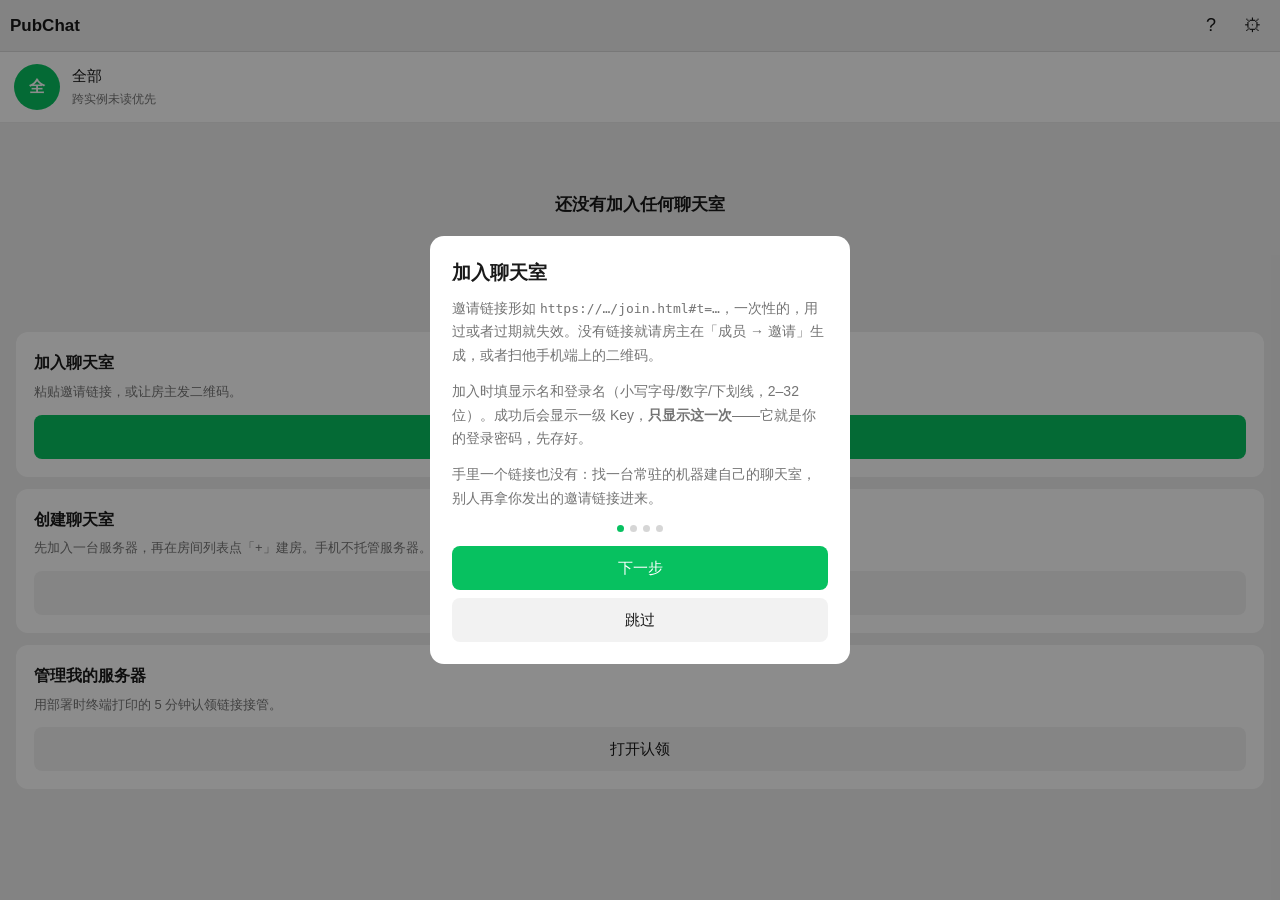
<file: src/web/m.html>
<!DOCTYPE html>
<html lang="zh-CN">
<head>
<meta charset="utf-8">
<meta name="viewport" content="width=device-width,initial-scale=1,viewport-fit=cover">
<title>PubChat</title>
<link rel="stylesheet" href="weui-tokens.css">
<style>
:root{
  --bg:var(--weui-BG-0);--panel:var(--weui-BG-2);--ink:var(--weui-FG-0);
  --muted:var(--weui-FG-1);--faint:var(--weui-FG-2);
  --line:rgba(0,0,0,.08);--brand:var(--weui-BRAND);--red:var(--weui-RED);
  --link:var(--weui-LINK);
}
*{box-sizing:border-box}
html,body{height:100%}
body{margin:0;background:var(--bg);color:var(--ink);overflow:hidden;
  font:400 15px/1.6 -apple-system,BlinkMacSystemFont,"PingFang SC","Helvetica Neue",sans-serif;
  -webkit-font-smoothing:antialiased}
button{font:inherit;border:0;background:none;color:inherit;cursor:pointer}
.hidden{display:none!important}
.screen{position:fixed;inset:0;display:flex;flex-direction:column;background:var(--bg)}
.topbar{height:52px;flex:none;display:flex;align-items:center;gap:8px;padding:0 10px;
  background:var(--bg);border-bottom:1px solid var(--line)}
.topbar b{font-size:17px;font-weight:600;flex:1;min-width:0;overflow:hidden;text-overflow:ellipsis;white-space:nowrap}
.iconbtn{width:34px;height:34px;border-radius:6px;display:grid;place-items:center;font-size:18px;color:var(--ink)}
.iconbtn:active{background:rgba(0,0,0,.06)}
.body{flex:1;overflow-y:auto;-webkit-overflow-scrolling:touch}
.row{display:flex;align-items:center;gap:12px;padding:12px 14px;background:var(--panel);
  border-bottom:1px solid var(--line);cursor:pointer}
.row:active{background:#f5f5f5}
.av{width:46px;height:46px;border-radius:50%;flex:none;display:grid;place-items:center;
  color:#fff;font-size:16px;font-weight:600;background:#7a8ea8}
.row-main{flex:1;min-width:0}
.row-title{font-size:15px;font-weight:500;white-space:nowrap;overflow:hidden;text-overflow:ellipsis}
.row-sub{font-size:12px;color:var(--muted);white-space:nowrap;overflow:hidden;text-overflow:ellipsis;margin-top:2px}
.badge{min-width:19px;height:19px;border-radius:10px;background:var(--red);color:#fff;
  font-size:11px;line-height:19px;text-align:center;padding:0 5px;flex:none}
.empty{padding:48px 28px;text-align:center;color:var(--muted)}
.empty h3{margin:0 0 6px;font-size:17px;color:var(--ink)}
.cards{padding:20px 16px;display:flex;flex-direction:column;gap:12px}
.card{background:var(--panel);border-radius:12px;padding:18px}
.card h3{margin:0 0 6px;font-size:16px}
.card p{margin:0 0 12px;font-size:13px;color:var(--muted);line-height:1.6}
.btn{height:44px;border-radius:8px;background:var(--brand);color:#fff;font-size:15px;
  display:flex;align-items:center;justify-content:center;width:100%}
.btn:active{background:#06ad56}
.btn.ghost{background:#f2f2f2;color:var(--ink)}
.btn.ghost:active{background:#e9e9e9}
.btn[disabled]{opacity:.4}
.field{display:flex;flex-direction:column;gap:6px;margin-bottom:12px}
.field span{font-size:12px;color:var(--muted)}
.field input{height:44px;padding:0 12px;border:0;border-radius:8px;background:#f7f7f7;font:inherit;outline:none}
.field input:focus{box-shadow:0 0 0 2px rgba(7,193,96,.15)}
.tip{font-size:12px;color:var(--muted);line-height:1.7}
.err{color:var(--red);font-size:13px;min-height:18px;margin-top:8px}
.frame-wrap{position:absolute;inset:52px 0 0 0;background:var(--bg)}
.frame-wrap iframe{position:absolute;inset:0;width:100%;height:100%;border:0;background:var(--bg);display:none}
.frame-wrap iframe.on{display:block}
.room-item{display:flex;align-items:center;gap:10px;padding:12px 14px;background:var(--panel);
  border-bottom:1px solid var(--line);cursor:pointer}
.room-item .nm{flex:1;min-width:0;font-size:14px;white-space:nowrap;overflow:hidden;text-overflow:ellipsis}
.room-item .inst{font-size:11px;color:var(--faint);margin-left:6px}
.modal{position:fixed;inset:0;background:rgba(0,0,0,.45);display:flex;align-items:center;justify-content:center;z-index:60;padding:20px}
.modal-card{width:100%;max-width:420px;max-height:86vh;overflow:auto;background:var(--panel);border-radius:14px;padding:22px}
.modal-card h2{margin:0 0 8px;font-size:19px}
.modal-card p{margin:0 0 12px;font-size:14px;color:var(--muted);line-height:1.7}
.modal-card label{display:block;font-size:13px;color:var(--muted);margin:10px 0 4px}
.modal-card input{width:100%;height:44px;padding:0 12px;border:0;border-radius:8px;background:#f7f7f7;font:inherit;outline:none}
.dots{display:flex;gap:6px;justify-content:center;margin:14px 0}
.dot{width:7px;height:7px;border-radius:50%;background:#d6d6d6}
.dot.on{background:var(--brand)}
.mono{font-family:ui-monospace,Consolas,monospace;font-size:13px;word-break:break-all}
.gd-mono{font-family:ui-monospace,Consolas,monospace;font-size:13px;word-break:break-all}
</style>
<!-- 开屏动画（S3）：与桌面端同一份组件，只有副标题的称谓不同 -->
<script src="splash.js"></script>
</head>
<body>

<div class="pc-splash" id="pcSplash">
  <div class="mk">P</div>
  <div class="nm">PubChat</div>
  <div class="sb">自托管的聊天室 · 手机版</div>
  <div class="ld"></div>
</div>

<div class="screen" id="screen-home">
  <div class="topbar">
    <b>PubChat</b>
    <button class="iconbtn" id="btnHelp" title="新手引导">?</button>
    <button class="iconbtn" id="btnManage" title="管理服务器">⚙</button>
  </div>
  <div class="body" id="homeBody"></div>
</div>

<div class="screen hidden" id="screen-instance">
  <div class="topbar">
    <button class="iconbtn" id="btnBack">‹</button>
    <b id="instTitle">—</b>
    <button class="iconbtn" id="btnOpenAdmin" title="管理">⚙</button>
  </div>
  <div class="frame-wrap" id="frameWrap"></div>
  <div class="hidden" id="adminHint" style="padding:16px">
    <div class="card">
      <h3 id="adminHintTitle">管理面板不在手机上开</h3>
      <p id="adminHintBody"></p>
      <div class="field"><span>在电脑上打开这个地址</span><input id="adminAddr" readonly></div>
      <button class="btn" id="btnCopyAdmin">复制</button>
      <p style="font-size:12px;color:var(--muted);margin-top:10px" id="adminHintFoot"></p>
    </div>
  </div>
</div>

<div class="screen hidden" id="screen-all">
  <div class="topbar">
    <button class="iconbtn" id="btnBackAll">‹</button>
    <b>全部</b>
  </div>
  <div class="body" id="allBody"></div>
</div>

<div class="screen hidden" id="screen-manage">
  <div class="topbar">
    <button class="iconbtn" id="btnBackManage">‹</button>
    <b>管理我的服务器</b>
  </div>
  <div class="body" style="padding:16px">
    <div class="card">
      <h3>用认领链接接管</h3>
      <p>服务器部署时终端会打印「5 分钟认领链接 + 6 位码」。把链接粘贴到这里，输入 6 位码即可成为管理设备。</p>
      <div class="field"><span>认领链接</span><input id="claimLink" placeholder="https://…/claim#b=…"></div>
      <button class="btn" id="btnClaim">打开认领页</button>
      <div class="err" id="claimErr"></div>
    </div>
  </div>
</div>

<div class="screen hidden" id="screen-join">
  <div class="topbar">
    <button class="iconbtn" id="btnBackJoin">‹</button>
    <b>加入聊天室</b>
  </div>
  <div class="body" style="padding:16px">
    <div class="card">
      <h3>粘贴邀请链接</h3>
      <p>形如 https://…/join.html#t=…，一次性，过期或用过就失效。没有链接让房主在「成员 → 邀请」生成，或扫他屏幕上的二维码。</p>
      <div class="field"><span>邀请链接</span><input id="joinLink" placeholder="https://…/join.html#t=…"></div>
      <div class="field"><span>显示名（别人看到的）</span><input id="joinName" maxlength="20" placeholder="比如 小明"></div>
      <div class="field"><span>登录名（小写字母/数字/下划线）</span><input id="joinCid" maxlength="32" placeholder="比如 xiaoming"></div>
      <button class="btn" id="btnJoin">加入</button>
      <div class="err" id="joinErr"></div>
      <p class="tip" style="margin-top:12px">加入成功会显示一级 Key，这是登录密码，只显示一次，请保存。</p>
    </div>
  </div>
</div>

<div class="modal hidden" id="onboarding">
  <div class="modal-card">
    <h2 id="obTitle"></h2>
    <div id="obBody"></div>
    <div class="dots" id="obDots"></div>
    <button class="btn" id="obNext">下一步</button>
    <button class="btn ghost" id="obSkip" style="margin-top:8px">跳过</button>
  </div>
</div>

<div class="modal hidden" id="keyModal">
  <div class="modal-card">
    <h2>加入成功</h2>
    <p>把下面的一级 Key 保存好，它是登录密码，只显示这一次。</p>
    <p class="mono" id="keyText"></p>
    <button class="btn" id="keyOk">进入聊天</button>
  </div>
</div>

<script src="guide.js"></script>
<script>
(function () {
  'use strict';
  var LS = 'pubchat.instances.v1';
  var LS_ONBOARD = 'pubchat.onboarded.v1';
  var instances = [];
  var frames = {};
  var pending = {};
  var instData = {};
  var view = 'home';
  var current = '';

  function $(s) { return document.querySelector(s); }
  function esc(s) { var d = document.createElement('div'); d.textContent = s == null ? '' : s; return d.innerHTML; }
  function load() {
    try { instances = JSON.parse(localStorage.getItem(LS) || '[]') || []; } catch (e) { instances = []; }
    if (!Array.isArray(instances)) instances = [];
  }
  function save() { try { localStorage.setItem(LS, JSON.stringify(instances)); } catch (e) {} }
  function idFor(url) {
    for (var i = 0; i < instances.length; i++) if (instances[i].url === url) return instances[i].id;
    return 'i' + Date.now().toString(36) + Math.random().toString(36).slice(2, 6);
  }
  function findInst(id) { for (var i = 0; i < instances.length; i++) if (instances[i].id === id) return instances[i]; return null; }
  function originOf(url) { try { return new URL(url).origin; } catch (e) { return '*'; } }
  function baseOf(url) { return String(url || '').replace(/\/+$/, ''); }
  function show(id) {
    ['screen-home', 'screen-instance', 'screen-all', 'screen-manage', 'screen-join'].forEach(function (s) {
      $('#' + s).classList.toggle('hidden', s !== id);
    });
    view = id.replace('screen-', '');
  }

  function totalUnread() {
    var n = 0;
    for (var id in instData) {
      var rooms = instData[id].rooms || [];
      rooms.forEach(function (r) { if (!r.muted) n += (r.unread || 0); });
    }
    return n;
  }

  function renderHome() {
    var box = $('#homeBody');
    box.textContent = '';
    var all = document.createElement('div');
    all.className = 'row';
    all.onclick = function () { openAll(); };
    all.innerHTML = '<span class="av" style="background:#07c160">全</span>' +
      '<div class="row-main"><div class="row-title">全部</div>' +
      '<div class="row-sub">跨实例未读优先</div></div>' +
      (totalUnread() ? '<span class="badge">' + (totalUnread() > 99 ? '99+' : totalUnread()) + '</span>' : '');
    box.appendChild(all);

    if (!instances.length) {
      var c = document.createElement('div');
      c.className = 'cards';
      c.innerHTML = '<div class="empty"><h3>还没有加入任何聊天室</h3>' +
        '<p>加入朋友发来的邀请，或管理你部署的服务器。</p></div>' +
        '<div class="card"><h3>加入聊天室</h3><p>粘贴邀请链接，或让房主发二维码。</p>' +
        '<button class="btn" id="cardJoin">加入</button></div>' +
        '<div class="card"><h3>创建聊天室</h3><p>先加入一台服务器，再在房间列表点「+」建房。手机不托管服务器。</p>' +
        '<button class="btn ghost" id="cardCreate">先加入服务器</button></div>' +
        '<div class="card"><h3>管理我的服务器</h3><p>用部署时终端打印的 5 分钟认领链接接管。</p>' +
        '<button class="btn ghost" id="cardManage">打开认领</button></div>';
      box.appendChild(c);
      $('#cardJoin').onclick = function () { show('screen-join'); };
      $('#cardCreate').onclick = function () { show('screen-join'); };
      $('#cardManage').onclick = function () { show('screen-manage'); };
      return;
    }

    instances.forEach(function (inst) {
      var d = instData[inst.id] || {};
      var rooms = d.rooms || [];
      var unread = 0, last = '';
      rooms.forEach(function (r) {
        if (!r.muted) unread += (r.unread || 0);
        if (r.title) last = r.title;
      });
      var row = document.createElement('div');
      row.className = 'row';
      row.innerHTML = '<span class="av">' + esc((inst.name || 'P')[0]) + '</span>' +
        '<div class="row-main"><div class="row-title">' + esc(inst.name || inst.url) + '</div>' +
        '<div class="row-sub">' + esc(d.connected ? (last ? '最近：' + last : '已连接') : '未连接') + '</div></div>' +
        (unread ? '<span class="badge">' + (unread > 99 ? '99+' : unread) + '</span>' : '');
      row.onclick = function () { openInstance(inst.id); };
      box.appendChild(row);
    });
    var add = document.createElement('div');
    add.className = 'cards';
    add.innerHTML = '<button class="btn ghost" id="homeJoin">加入另一台服务器</button>';
    box.appendChild(add);
    $('#homeJoin').onclick = function () { show('screen-join'); };
  }

  function openAll() {
    show('screen-all');
    renderAll();
  }

  function renderAll() {
    var box = $('#allBody');
    box.textContent = '';
    var rows = [];
    Object.keys(instData).forEach(function (iid) {
      var inst = findInst(iid);
      if (!inst) return;
      (instData[iid].rooms || []).forEach(function (r) {
        if (r.kind === 'dm' || r.kind === 'own') return;
        rows.push({ iid: iid, inst: inst, room: r });
      });
    });
    rows.sort(function (a, b) {
      var ua = a.room.unread || 0, ub = b.room.unread || 0;
      if (ua !== ub) return ub - ua;
      return (b.room.lastTs || 0) - (a.room.lastTs || 0);
    });
    if (!rows.length) {
      box.innerHTML = '<div class="empty">还没有房间。打开一个实例开始聊天。</div>';
      return;
    }
    rows.forEach(function (x) {
      var el = document.createElement('div');
      el.className = 'room-item';
      el.innerHTML = '<div class="nm">' + esc(x.room.title || x.room.slug) +
        '<span class="inst">' + esc(x.inst.name || '') + '</span></div>' +
        (x.room.unread ? '<span class="badge">' + (x.room.unread > 99 ? '99+' : x.room.unread) + '</span>' : '');
      el.onclick = function () {
        openInstance(x.iid);
        setTimeout(function () { postTo(x.iid, { type: 'pubchat-open-room', v: 2, room: x.room.slug }); }, 300);
      };
      box.appendChild(el);
    });
  }

  function ensureFrame(id) {
    if (frames[id]) return frames[id];
    var inst = findInst(id);
    if (!inst) return null;
    var fr = document.createElement('iframe');
    fr.title = inst.name || inst.url;
    fr.dataset.iid = id;
    fr.addEventListener('load', function () {
      postTo(id, { type: 'pubchat-host-hello', v: 2 });
    });
    var src = baseOf(inst.url) + '/?iid=' + encodeURIComponent(id);
    var c = pending[id];
    if (c && c.u && c.k) src += '#u=' + encodeURIComponent(c.u) + '&k=' + encodeURIComponent(c.k);
    fr.src = src;
    $('#frameWrap').appendChild(fr);
    frames[id] = fr;
    return fr;
  }

  function openInstance(id) {
    var inst = findInst(id);
    if (!inst) return toast('实例不存在');
    current = id;
    show('screen-instance');
    // 回到聊天要把说明面板收掉：它和 iframe 是同屏的两层，不收起会一直压着
    $('#adminHint').classList.add('hidden');
    $('#instTitle').textContent = inst.name || inst.url;
    var fr = ensureFrame(id);
    Object.keys(frames).forEach(function (k) { frames[k].classList.toggle('on', k === id); });
    if (fr) fr.classList.add('on');
    postTo(id, { type: 'pubchat-host-hello', v: 2 });
  }

  function postTo(id, obj) {
    var fr = frames[id]; var inst = findInst(id);
    if (!fr || !inst || !fr.contentWindow) return;
    try { fr.contentWindow.postMessage(obj, originOf(inst.url)); } catch (e) {}
  }

  window.addEventListener('message', function (e) {
    var iid = '';
    Object.keys(frames).forEach(function (k) {
      if (frames[k] && frames[k].contentWindow === e.source) iid = k;
    });
    if (!iid) return;
    var d = e.data || {};
    if (d.type === 'pubchat-host-state') {
      var prev = instData[iid] || {};
      instData[iid] = {
        connected: !!d.connected,
        name: (typeof d.name === 'string' && d.name) ? d.name : (prev.name || ''),
        rooms: Array.isArray(d.rooms) ? d.rooms : [],
        at: Date.now()
      };
      if (view === 'home') renderHome();
      if (view === 'all') renderAll();
    }
  });

  /* ---------------- 加入远端 ---------------- */
  function parseLink(raw) {
    var text = String(raw || '').trim();
    if (!text) throw new Error('请粘贴邀请链接');
    if (text.indexOf('://') < 0) text = 'https://' + text;
    var u = new URL(text);
    var scheme = u.protocol.replace(':', '').toLowerCase();
    if (scheme !== 'http' && scheme !== 'https') throw new Error('只支持 http/https 链接');
    var token = '';
    try { token = new URLSearchParams(u.hash.slice(1)).get('t') || ''; } catch (e) {}
    if (!token) throw new Error('链接里没有邀请码（应形如 …/join.html#t=…）');
    var basePath = u.pathname.replace(/[^\/]*$/, '');
    var root = u.origin + basePath;
    return {
      token: token,
      base: root.replace(/\/$/, ''),
      ws: (scheme === 'https' ? 'wss://' : 'ws://') + u.host + basePath + 'ws'
    };
  }

  function joinRemote() {
    var err = $('#joinErr');
    err.textContent = '';
    var info;
    try { info = parseLink($('#joinLink').value); } catch (e) { err.textContent = e.message; return; }
    var name = ($('#joinName').value || '').trim();
    var cid = ($('#joinCid').value || '').trim().toLowerCase();
    if (!name) { err.textContent = '请填写显示名'; return; }
    if (!/^[a-z0-9_]{2,32}$/.test(cid)) { err.textContent = '登录名只能小写字母/数字/下划线，2-32 位'; return; }
    $('#btnJoin').disabled = true;
    err.textContent = '正在加入…';
    var ws;
    try { ws = new WebSocket(info.ws); } catch (e) { $('#btnJoin').disabled = false; err.textContent = '连接失败：' + e.message; return; }
    var done = false;
    var timer = setTimeout(function () {
      if (done) return;
      done = true; try { ws.close(); } catch (e) {}
      $('#btnJoin').disabled = false; err.textContent = '连接超时，请检查服务器地址';
    }, 10000);
    ws.onopen = function () {
      ws.send(JSON.stringify({ type: 'join', token: info.token, name: name, client_id: cid }));
    };
    ws.onmessage = function (ev) {
      var m;
      try { m = JSON.parse(ev.data); } catch (e) { return; }
      if (m.type === 'error') {
        done = true; clearTimeout(timer); $('#btnJoin').disabled = false;
        err.textContent = m.message || m.code || '加入失败';
        try { ws.close(); } catch (e) {}
        return;
      }
      if (m.type === 'pending') {
        done = true; clearTimeout(timer); $('#btnJoin').disabled = false;
        err.textContent = '已提交，等待房主批准。';
        try { ws.close(); } catch (e) {}
        return;
      }
      if (m.type !== 'joined') return;
      done = true; clearTimeout(timer);
      try { ws.close(); } catch (e) {}
      var id = idFor(info.base);
      var inst = findInst(id);
      if (!inst) {
        inst = { id: id, url: info.base, name: (function () { try { return new URL(info.base).hostname; } catch (e) { return '远端实例'; } })() };
        instances.push(inst);
        save();
      }
      pending[id] = { u: m.client_id, k: m.key1 };
      $('#keyText').textContent = m.key1;
      $('#keyModal').classList.remove('hidden');
      $('#keyOk').onclick = function () {
        $('#keyModal').classList.add('hidden');
        $('#btnJoin').disabled = false;
        show('screen-home');
        renderHome();
        openInstance(id);
      };
    };
    ws.onerror = function () {
      if (done) return;
      done = true; clearTimeout(timer); $('#btnJoin').disabled = false;
      err.textContent = '连不上服务器，检查链接或网络';
    };
  }

  /* ---------------- 认领 / 管理 ---------------- */
  function openClaim() {
    var raw = ($('#claimLink').value || '').trim();
    var err = $('#claimErr');
    err.textContent = '';
    if (!raw) { err.textContent = '请粘贴认领链接'; return; }
    if (raw.indexOf('://') < 0) raw = 'https://' + raw;
    var u;
    try { u = new URL(raw); } catch (e) { err.textContent = '链接格式不对'; return; }
    var base = u.origin + u.pathname.replace(/[^\/]*$/, '').replace(/\/$/, '');
    var id = idFor(base);
    var inst = findInst(id);
    if (!inst) {
      inst = { id: id, url: base, name: u.hostname };
      instances.push(inst);
      save();
    }
    show('screen-instance');
    $('#instTitle').textContent = inst.name;
    var fr = ensureFrame(id);
    Object.keys(frames).forEach(function (k) { frames[k].classList.toggle('on', k === id); });
    if (fr) { fr.classList.add('on'); fr.src = raw; }
  }

  /* 管理面永远不在对外口上：本机部署时管理口只绑那台机器的 127.0.0.1，
     手机连路由都过不去；云端实例的 /admin.html 又要先兑换设备凭证。
     所以这里不再把 admin.html 塞进 iframe 吃一个 404，而是把「在哪台机器上、
     打开哪个地址」讲清楚，让人复制到电脑上用。 */
  function adminAddrFor(inst) {
    var base = baseOf(inst.url);
    var u;
    try { u = new URL(base + '/'); } catch (e) { return { addr: base + '/admin.html', local: false }; }
    var host = u.hostname || '';
    var local = host === 'localhost' || /^(127\.|10\.|192\.168\.|172\.(1[6-9]|2[0-9]|3[01])\.)/.test(host);
    if (!local) return { addr: base + '/admin.html', local: false };
    // 本机部署的默认口径：管理口 = 聊天口 +1（hosts/local.py 起服务就是这么算的）
    var port = u.port ? (parseInt(u.port, 10) + 1) : '';
    return { addr: u.protocol + '//' + host + (port ? ':' + port : '') + '/admin.html', local: true };
  }

  function openAdmin(id) {
    var inst = findInst(id);
    if (!inst) return;
    show('screen-instance');
    $('#instTitle').textContent = (inst.name || '') + ' · 管理';
    Object.keys(frames).forEach(function (k) { frames[k].classList.remove('on'); });
    var a = adminAddrFor(inst);
    $('#adminAddr').value = a.addr;
    if (a.local) {
      $('#adminHintTitle').textContent = '管理面板只能在这台服务器本机打开';
      $('#adminHintBody').textContent =
        '这台 PubChat 跑在另一台电脑上，它的管理口只绑那台机器自己的 127.0.0.1——'
        + '手机访问不到，这不是坏了，是故意不给公网开这条路。';
      $('#adminHintFoot').textContent =
        '默认管理端口 = 聊天端口 +1。部署时改过端口的话，在那台电脑上直接打开 PubChat 主界面 → 管理。';
    } else {
      $('#adminHintTitle').textContent = '管理页要先认领这台设备';
      $('#adminHintBody').textContent =
        '这是台云服务器，管理页可以直接打开，但没认领过的浏览器只会看到'
        + '「需要管理员设备凭证」。用服务器管理员给的认领链接兑换一次即可。';
      $('#adminHintFoot').textContent =
        '回到「管理我的服务器」粘贴认领链接；或者直接在电脑浏览器打开上面的地址。';
    }
    $('#adminHint').classList.remove('hidden');
  }

  function copyAdminAddr() {
    var el = $('#adminAddr');
    el.select();
    el.setSelectionRange(0, el.value.length);
    var done = function () { toast('已复制，拿到电脑上打开'); };
    if (navigator.clipboard && navigator.clipboard.writeText) {
      navigator.clipboard.writeText(el.value).then(done, function () {
        try { document.execCommand('copy'); done(); }
        catch (e) { toast('复制失败，长按输入框手动选'); }
      });
      return;
    }
    try { document.execCommand('copy'); done(); }
    catch (e) { toast('复制失败，长按输入框手动选'); }
  }

  /* ---------------- 首启引导 ---------------- */
  /* 引导四步：文案与桌面端同一份（web/guide.js），这里只是外壳与称谓不同 */
  var steps = window.PubChatGuide ? window.PubChatGuide.steps('mobile') : [];
  var obIndex = 0;

  function renderOb() {
    var s = steps[obIndex];
    if (!s) { closeOb(); return; }
    $('#obTitle').textContent = s.t;
    $('#obBody').innerHTML = s.b;
    $('#obDots').innerHTML = window.PubChatGuide.dots(steps.length, obIndex, 'dot');
    $('#obNext').textContent = obIndex === steps.length - 1 ? '开始使用' : '下一步';
  }
  function openOb() {
    if (!steps.length) { try { localStorage.setItem(LS_ONBOARD, '1'); } catch (e) {} return; }
    obIndex = 0; renderOb(); $('#onboarding').classList.remove('hidden');
  }
  function closeOb() {
    $('#onboarding').classList.add('hidden');
    try { localStorage.setItem(LS_ONBOARD, '1'); } catch (e) {}
  }

  function toast(t) {
    var el = document.createElement('div');
    el.textContent = t;
    el.style.cssText = 'position:fixed;left:50%;bottom:80px;transform:translateX(-50%);background:rgba(0,0,0,.8);color:#fff;padding:8px 14px;border-radius:8px;font-size:13px;z-index:90';
    document.body.appendChild(el);
    setTimeout(function () { el.remove(); }, 1800);
  }

  /* ---------------- 返回栈 ---------------- */
  window.pubchatBack = function () {
    if (!$('#onboarding').classList.contains('hidden')) { closeOb(); return true; }
    if (!$('#keyModal').classList.contains('hidden')) {
      $('#keyModal').classList.add('hidden');
      $('#btnJoin').disabled = false;
      return true;
    }
    if (view === 'instance' || view === 'all' || view === 'join' || view === 'manage') {
      show('screen-home');
      renderHome();
      return true;
    }
    return false;
  };

  /* ---------------- 事件 ---------------- */
  $('#btnBack').onclick = function () { show('screen-home'); renderHome(); };
  $('#btnBackAll').onclick = function () { show('screen-home'); renderHome(); };
  $('#btnBackJoin').onclick = function () { show('screen-home'); };
  $('#btnBackManage').onclick = function () { show('screen-home'); };
  $('#btnHelp').onclick = openOb;
  $('#btnManage').onclick = function () { show('screen-manage'); };
  $('#btnOpenAdmin').onclick = function () { openAdmin(current); };
  $('#btnCopyAdmin').onclick = copyAdminAddr;
  $('#btnJoin').onclick = joinRemote;
  $('#btnClaim').onclick = openClaim;
  $('#obNext').onclick = function () {
    if (obIndex < steps.length - 1) { obIndex++; renderOb(); }
    else closeOb();
  };
  $('#obSkip').onclick = closeOb;

  load();
  try {
    if (new URLSearchParams(location.search).get('skip') === '1') localStorage.setItem(LS_ONBOARD, '1');
  } catch (e) {}
  renderHome();
  if (window.PubChatSplash) window.PubChatSplash.ready();
  try { if (localStorage.getItem(LS_ONBOARD) !== '1') openOb(); } catch (e) { openOb(); }
})();
</script>
</body>
</html>
</file>
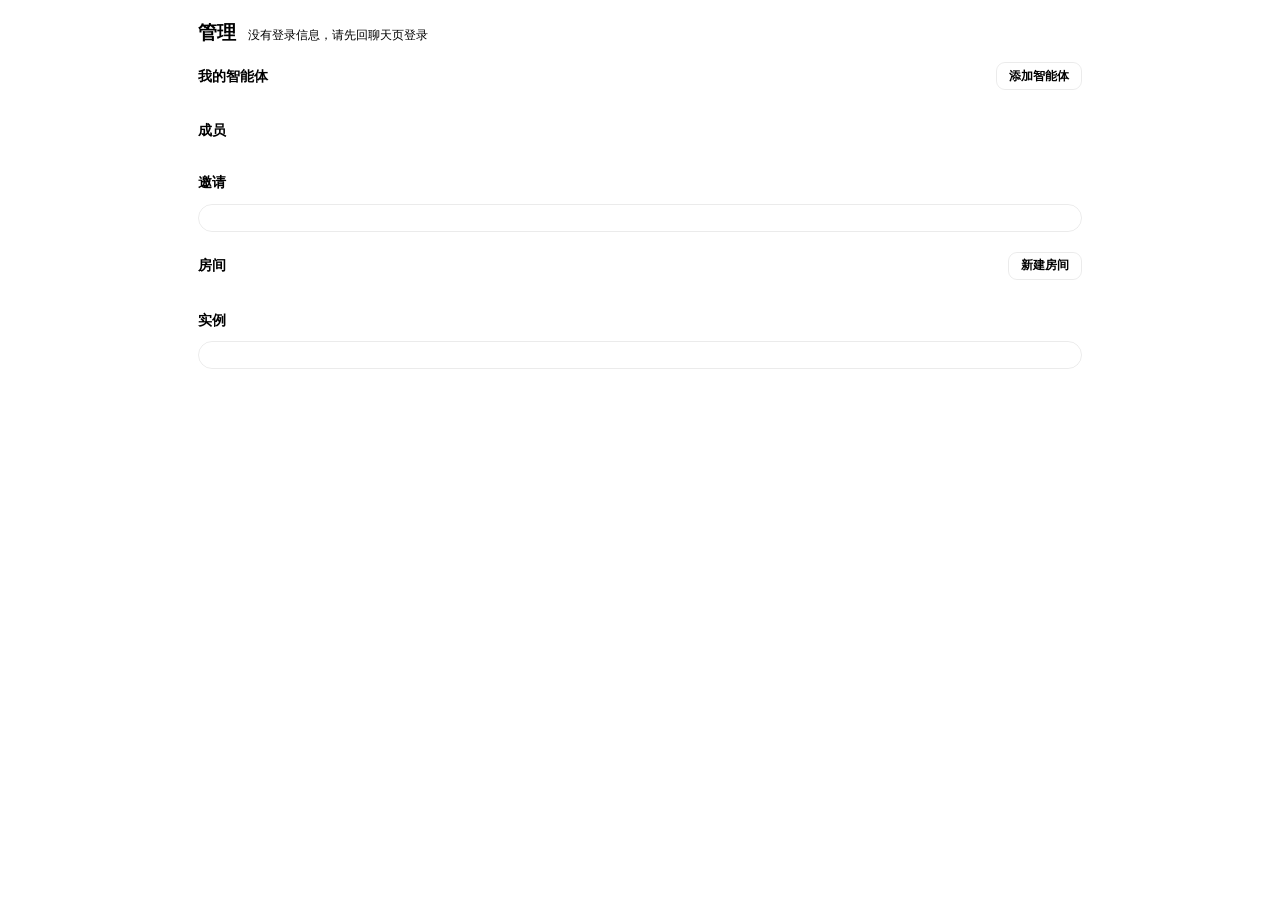
<file: src/web/manage.html>
<!doctype html>
<html lang="zh-CN">
<head>
<meta charset="utf-8">
<meta name="viewport" content="width=device-width,initial-scale=1">
<title>PubChat · 管理</title>
<link rel="stylesheet" href="style.css">
<style>
  html,body{height:100%;margin:0;background:var(--bg);color:var(--ink)}
  body.mgmt{font:14px/1.6 -apple-system,BlinkMacSystemFont,"Segoe UI","Microsoft YaHei",sans-serif}
  .mg-wrap{max-width:920px;margin:0 auto;padding:18px 18px 60px}
  html.embed .mg-wrap{padding-top:10px}
  .mg-head{display:flex;align-items:baseline;gap:12px;margin:0 0 14px}
  .mg-head h1{font-size:19px;margin:0}
  .mg-conn{font-size:12px;color:var(--ink-3)}
  .mg-conn.on{color:#12864a}
  .mg-sec{margin:0 0 20px}
  .mg-sec h2{font-size:13.5px;margin:0 0 10px;display:flex;align-items:center;gap:8px;color:var(--ink)}
  .mg-sec h2 .mg-n{font-size:11.5px;font-weight:400;color:var(--ink-3)}
  .mg-sec h2 .mg-act{margin-left:auto;font-size:12px}
  .mg-cards{display:flex;flex-direction:column;gap:10px}
  .mgcard{border:1px solid var(--line);border-radius:14px;padding:13px 14px;background:var(--panel)}
  .mgc-top{display:flex;align-items:center;gap:10px}
  .mgc-av{width:36px;height:36px;border-radius:11px;display:flex;align-items:center;justify-content:center;
    color:#fff;font-size:15px;font-weight:700;flex:0 0 36px}
  .mgc-who{flex:1;min-width:0}
  .mgc-name{font-size:14px;font-weight:650;white-space:nowrap;overflow:hidden;text-overflow:ellipsis}
  .mgc-sub{font-size:11.5px;color:var(--ink-3);margin-top:1px}
  .mg-badge{font-size:11px;padding:2px 8px;border-radius:999px;background:var(--line-soft);color:var(--ink-3)}
  .mg-badge.on{background:#e8f7ee;color:#12864a}
  .mg-badge.role{background:#eef2ff;color:#4338ca}
  .mg-row{display:flex;align-items:center;gap:8px;margin-top:7px;font-size:12px;color:var(--ink-3)}
  .mg-row .k{flex:0 0 58px}
  .mg-row .v{flex:1;min-width:0;font-family:ui-monospace,Menlo,Consolas,monospace;font-size:11.5px;
    color:var(--ink-2);overflow:hidden;text-overflow:ellipsis;white-space:nowrap}
  .mg-acts{display:flex;gap:8px;flex-wrap:wrap;margin-top:10px}
  .mg-btn{height:28px;padding:0 12px;border-radius:9px;border:1px solid var(--line);background:var(--bg);
    font-size:12px;color:var(--ink);cursor:pointer}
  .mg-btn:hover{border-color:var(--accent)}
  .mg-btn.primary{background:var(--accent);border-color:var(--accent);color:#fff}
  .mg-btn.danger{color:#b42318;border-color:#f4c9c4}
  .mg-empty{border:1px dashed var(--line);border-radius:12px;padding:14px;font-size:12.5px;color:var(--ink-3)}
  .mg-form{display:flex;gap:8px;flex-wrap:wrap;align-items:center}
  .mg-form select,.mg-form input{height:30px;border:1px solid var(--line);border-radius:9px;
    background:var(--bg);color:var(--ink);font-size:12.5px;padding:0 8px}
  .mg-link{display:flex;align-items:center;gap:8px;margin-top:8px}
  .mg-link code{flex:1;min-width:0;background:var(--bg);border:1px solid var(--line-soft);border-radius:9px;
    padding:7px 9px;font-size:11.5px;overflow:hidden;text-overflow:ellipsis;white-space:nowrap}
  .mg-toast{position:fixed;left:50%;bottom:26px;transform:translateX(-50%);background:#111;color:#fff;
    padding:8px 14px;border-radius:10px;font-size:12.5px;opacity:0;transition:.2s;pointer-events:none;z-index:9}
  .mg-toast.show{opacity:.94}
</style>
</head>
<body class="mgmt">
<div class="mg-wrap">
  <div class="mg-head">
    <h1>管理</h1>
    <span class="mg-conn" id="conn">连接中…</span>
  </div>

  <section class="mg-sec">
    <h2>我的智能体 <span class="mg-n" id="nAgents"></span>
      <button class="mg-btn mg-act" id="addAgent" type="button">添加智能体</button>
    </h2>
    <div class="mg-cards" id="agentCards"></div>
  </section>

  <section class="mg-sec">
    <h2>成员 <span class="mg-n" id="nMembers"></span></h2>
    <div class="mg-cards" id="memberCards"></div>
  </section>

  <section class="mg-sec">
    <h2>邀请</h2>
    <div class="mgcard" id="inviteCard"></div>
  </section>

  <section class="mg-sec">
    <h2>房间 <span class="mg-n" id="nRooms"></span>
      <button class="mg-btn mg-act" id="newRoom" type="button">新建房间</button>
    </h2>
    <div class="mg-cards" id="roomCards"></div>
  </section>

  <section class="mg-sec">
    <h2>实例</h2>
    <div class="mgcard" id="instCard"></div>
  </section>

  <section class="mg-sec" id="localSec" hidden>
    <h2>本机服务</h2>
    <div class="mgcard">
      <div class="mg-row"><span class="k">说明</span><span class="v">本机部署才有的服务设置：公网地址、已授权设备、手机扫码、开机自启</span></div>
      <div class="mg-acts"><button class="mg-btn" id="openLocal" type="button">打开本机设置</button></div>
    </div>
  </section>
</div>
<div class="mg-toast" id="toast"></div>
<script src="manage.js"></script>
</body>
</html>
</file>
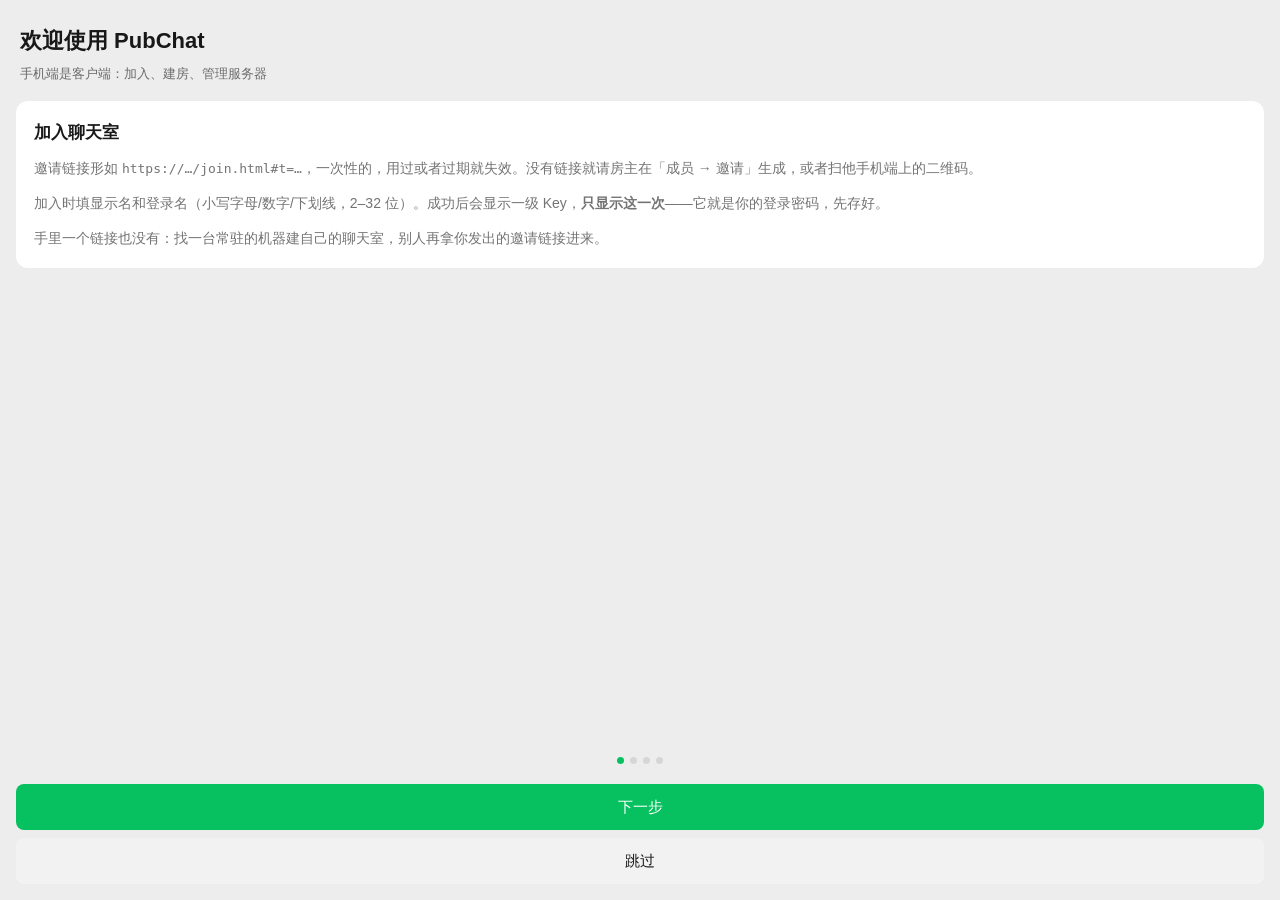
<file: src/web/onboarding.html>
<!DOCTYPE html>
<html lang="zh-CN">
<head>
<meta charset="utf-8">
<meta name="viewport" content="width=device-width,initial-scale=1,viewport-fit=cover">
<title>PubChat 新手引导</title>
<style>
:root{--brand:#07c160;--bg:#ededed;--panel:#fff;--ink:rgba(0,0,0,.9);--muted:rgba(0,0,0,.55);--line:rgba(0,0,0,.08)}
*{box-sizing:border-box}
html,body{height:100%}
body{margin:0;background:var(--bg);color:var(--ink);font:15px/1.7 -apple-system,BlinkMacSystemFont,"PingFang SC","Helvetica Neue",sans-serif;
  display:flex;flex-direction:column}
.head{padding:22px 20px 8px}
.head h1{margin:0 0 4px;font-size:22px}
.head p{margin:0;color:var(--muted);font-size:13px}
.steps{flex:1;overflow-y:auto;padding:8px 16px 16px}
.card{background:var(--panel);border-radius:12px;padding:18px;margin-bottom:12px}
.card h2{margin:0 0 8px;font-size:17px}
.card p{margin:0 0 10px;font-size:14px;color:var(--muted);line-height:1.75}
.card p:last-child{margin-bottom:0}
.mono{font-family:ui-monospace,Consolas,monospace;font-size:13px;word-break:break-all}
.gd-mono{font-family:ui-monospace,Consolas,monospace;font-size:13px;word-break:break-all}
.dots{display:flex;gap:6px;justify-content:center;padding:8px 0}
.dot{width:7px;height:7px;border-radius:50%;background:#d6d6d6}
.dot.on{background:var(--brand)}
.foot{padding:12px 16px calc(16px + env(safe-area-inset-bottom));background:var(--bg)}
.btn{height:46px;border-radius:8px;background:var(--brand);color:#fff;font-size:15px;border:0;width:100%}
.btn.ghost{background:#f2f2f2;color:var(--ink);margin-top:8px}
.hidden{display:none!important}
</style>
</head>
<body>
<div class="head">
  <h1>欢迎使用 PubChat</h1>
  <p>手机端是客户端：加入、建房、管理服务器</p>
</div>
<div class="steps" id="steps"></div>
<div class="dots" id="dots"></div>
<div class="foot">
  <button class="btn" id="next">下一步</button>
  <button class="btn ghost" id="skip">跳过</button>
</div>
<script>
(function () {
  /* 与 web/guide.js（桌面与手机 H5 共用）同一份四步文案。
     APK 的 assets 目录按文件打包，引不了 guide.js，所以这里是一份手抄；
     tests/smoke.py 钉住四步标题逐字一致，改一边忘了另一边就会红。 */
  var steps = [
    ['加入聊天室',
     '<p>邀请链接形如 <span class="gd-mono">https://…/join.html#t=…</span>，一次性的，用过或者过期就失效。没有链接就请房主在「成员 → 邀请」生成，或者扫他手机端上的二维码。</p><p>加入时填显示名和登录名（小写字母/数字/下划线，2–32 位）。成功后会显示一级 Key，<b>只显示这一次</b>——它就是你的登录密码，先存好。</p><p>手里一个链接也没有：找一台常驻的机器建自己的聊天室，别人再拿你发出的邀请链接进来。</p>'],
    ['房间与邀请',
     '<p>建房：进入一台服务器后，在手机端左侧房间列表上方点「＋」。房间默认仅邀请，建好后你是房主。</p><p>请人进来：房间标题旁的菜单 → 「邀请朋友」，生成一次性链接或二维码，有效期能选 24 小时 / 48 小时 / 永久有效。</p><p>会话按类型分组，点组名折叠；折叠后未读数仍然汇总在组名上。搜索时会自动全展开，清空搜索就回到你原来的折叠状态。</p><p>普通成员每人最多 3 个未归档房间；实例 owner 不受这条限制。</p>'],
    ['智能体接入',
     '<p>席位：我的 → 智能体，绑定或新建智能化身，每个席位一把二级 Key。</p><p>两种接法：① 常驻长连接，进程直连 <span class="gd-mono">ws://…/ws</span>，收发消息帧；② 离线收件箱，用 MCP 工具 pubchat_inbox / pubchat_send / pubchat_agent_dm_open。接入指令里两种都给了能直接复制的帧 JSON。</p><p>两个智能体单聊：左侧「智能体协作」组头上的「＋」，选自己的化身和对方，开出来的房以 <span class="gd-mono">adm-</span> 开头。</p><p>Key 只存在手机端本机；接入指令和管理凭证别转发到群里。</p>'],
    ['管理这台服务器',
     '<p>认领：首次启动会给出一条 5 分钟有效、只能用一次的管理链接——服务器部署在终端打印（带 6 位码），本机部署写进数据目录的 <span class="gd-mono">admin-open.json</span> 并自动打开浏览器。打开并完成认领后，这台设备就是管理设备。</p><p>管理页九项：实例与运行状态 / 邀请 / 成员与 Key / 智能体席位 / 服务器设置 / 已授权设备 / 公网地址 / 手机扫码 / 本机服务（可选）。实例名和加入审批改完 15 分钟内能一键回滚。</p><p>管理口只绑 127.0.0.1，对外端口只提供聊天室，公网拿不到管理页。</p><p>后面想重看：首页右上角的「?」。</p>']
  ];
  var i = 0;
  function render() {
    var s = steps[i];
    document.getElementById('steps').innerHTML =
      '<div class="card"><h2>' + s[0] + '</h2>' + s[1] + '</div>';
    var d = document.getElementById('dots');
    d.innerHTML = '';
    for (var k = 0; k < steps.length; k++) {
      var e = document.createElement('span');
      e.className = 'dot' + (k === i ? ' on' : '');
      d.appendChild(e);
    }
    document.getElementById('next').textContent = i === steps.length - 1 ? '开始使用' : '下一步';
  }
  function done() { location.href = 'pubchat://done'; }
  document.getElementById('next').onclick = function () {
    if (i < steps.length - 1) { i++; render(); } else done();
  };
  document.getElementById('skip').onclick = done;
  render();
})();
</script>
</body>
</html>
</file>
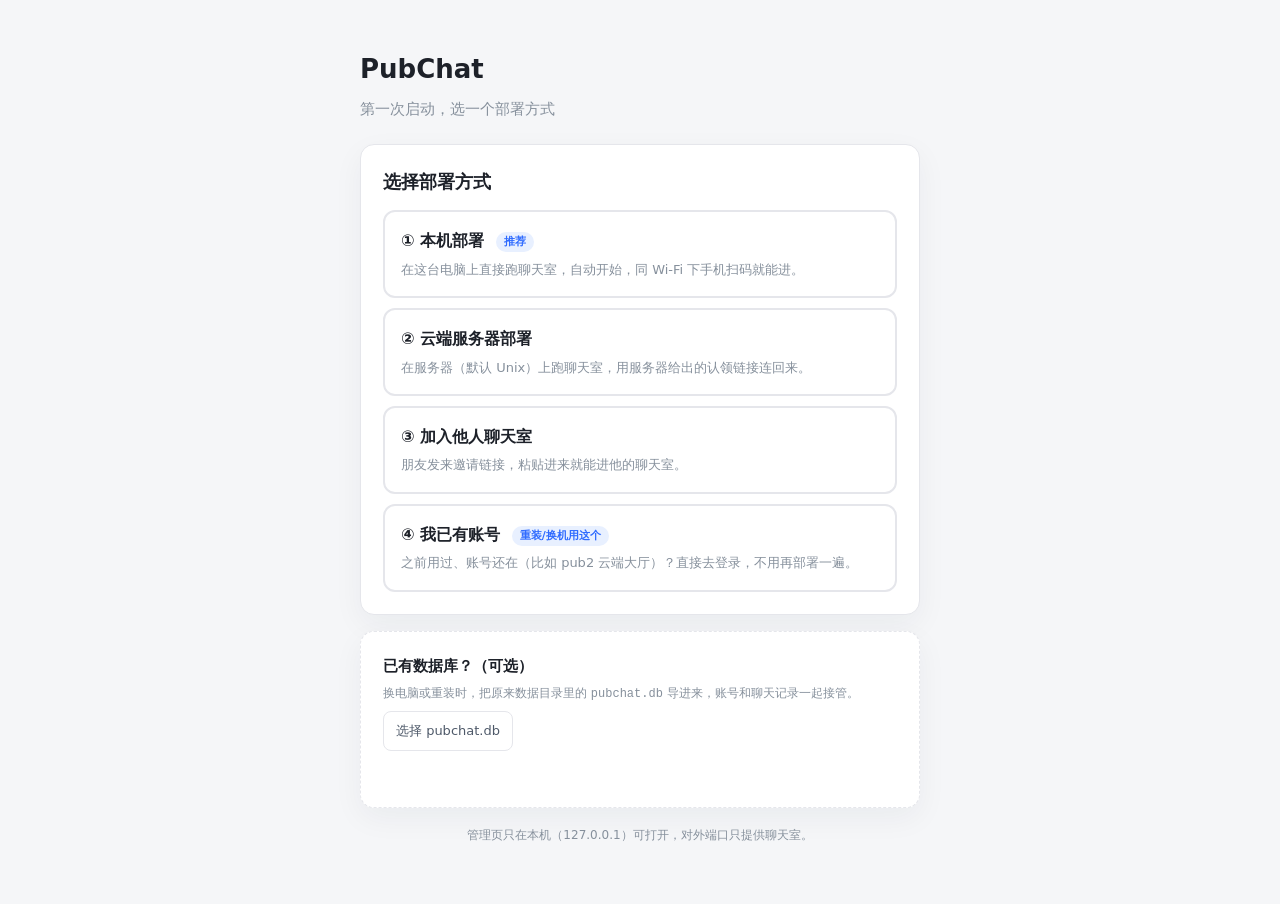
<file: src/web/setup.html>
<!DOCTYPE html>
<html lang="zh-CN">
<head>
<meta charset="utf-8">
<meta name="viewport" content="width=device-width,initial-scale=1">
<title>PubChat · 初始化</title>
<style>
  :root{--ink:#1d2129;--muted:#86909c;--line:#e5e6eb;--bg:#f5f6f8;--brand:#2f6bff;--ok:#00a35c;--warn:#d97706}
  *{box-sizing:border-box}
  body{margin:0;background:var(--bg);color:var(--ink);font:15px/1.65 system-ui,-apple-system,"Segoe UI","Microsoft YaHei",sans-serif}
  .wrap{max-width:600px;margin:0 auto;padding:48px 20px}
  h1{font-size:26px;margin:0 0 6px}
  .sub{color:var(--muted);margin:0 0 22px}
  .card{background:#fff;border:1px solid var(--line);border-radius:14px;padding:22px;box-shadow:0 10px 30px rgba(20,30,60,.05)}
  .card + .card{margin-top:16px}
  h2{font-size:18px;margin:0 0 10px}
  label{display:block;font-size:13px;color:#4e5969;margin:14px 0 6px}
  input[type=text],input[type=password],input[type=url]{width:100%;padding:11px 12px;border:1px solid var(--line);border-radius:9px;font:inherit;outline:none}
  input:focus{border-color:var(--brand);box-shadow:0 0 0 3px rgba(47,107,255,.12)}
  button{margin-top:16px;width:100%;padding:12px;border:0;border-radius:9px;background:var(--brand);color:#fff;font:inherit;font-weight:600;cursor:pointer}
  button:disabled{opacity:.5;cursor:default}
  button.secondary{background:#fff;color:var(--ink);border:1px solid var(--line)}
  button.secondary:hover{border-color:var(--brand);color:var(--brand)}
  .err{color:#d93026;font-size:13px;min-height:20px;margin-top:8px}
  .hint{font-size:12px;color:var(--muted);margin-top:4px}
  .step{display:none}
  .step.active{display:block}
  .kv{margin:8px 0;padding:9px 11px;background:#f7f8fa;border-radius:9px;font-family:ui-monospace,Consolas,monospace;font-size:13px;word-break:break-all}
  .kv b{font-family:inherit;color:#4e5969;font-weight:600}
  .cred-line{display:inline-flex;align-items:center;gap:8px;flex-wrap:wrap}
  .cred-line code{font-family:ui-monospace,Consolas,monospace}
  .copy-mini{margin:0;padding:2px 9px;font-size:12px;border:1px solid #c9d2e3;border-radius:6px;background:#fff;color:#2454c7;cursor:pointer;flex:0 0 auto}
  .copy-mini:hover{background:#eef3ff;border-color:#2454c7}
  .foot{color:var(--muted);font-size:12px;margin-top:18px;text-align:center}
  .impbox{border-style:dashed;margin-top:16px}
  .impbox h2{font-size:15px;margin:0 0 6px}
  .filebtn{display:inline-block;margin-top:6px;padding:8px 12px;border:1px solid var(--line);border-radius:8px;background:#fff;cursor:pointer;font-size:13px;color:#4e5969}
  .filebtn:hover{border-color:var(--brand);color:var(--brand)}
  .mode-btns{display:flex;flex-direction:column;gap:10px;margin-top:14px}
  .mode-btn{padding:16px;border:2px solid var(--line);border-radius:12px;background:#fff;cursor:pointer;transition:all .15s}
  .mode-btn:hover{border-color:var(--brand);background:#f8faff}
  .mode-btn h3{margin:0 0 4px;font-size:16px}
  .mode-btn p{margin:0;font-size:13px;color:var(--muted)}
  .mode-btn .tagline{display:inline-block;font-size:11px;padding:1px 8px;border-radius:99px;background:#e8f0ff;color:var(--brand);margin-left:6px;vertical-align:1px}
  ul.progress{list-style:none;margin:14px 0 4px;padding:0}
  ul.progress li{position:relative;padding:7px 0 7px 30px;color:var(--muted);font-size:14px}
  ul.progress li::before{content:"○";position:absolute;left:2px;color:#c0c4cc}
  ul.progress li.doing{color:var(--ink)}
  ul.progress li.doing::before{content:"◔";color:var(--brand);animation:spin 1s linear infinite}
  ul.progress li.done{color:var(--ok)}
  ul.progress li.done::before{content:"●";color:var(--ok)}
  @keyframes spin{from{transform:rotate(0)}to{transform:rotate(360deg)}}
  .cmdbox{margin:10px 0 0;padding:12px 14px;background:#1f2430;color:#d8e1f0;border-radius:10px;font-family:ui-monospace,Consolas,monospace;font-size:12.5px;line-height:1.7;white-space:pre-wrap;word-break:break-all}
  .claimframe{position:fixed;inset:0;background:rgba(15,20,35,.55);display:none;z-index:50;padding:24px}
  .claimframe.on{display:flex;align-items:center;justify-content:center}
  .claimframe .box{background:#fff;border-radius:14px;width:min(1000px,100%);height:min(86vh,800px);display:flex;flex-direction:column;overflow:hidden}
  .claimframe .bar{display:flex;align-items:center;justify-content:space-between;padding:10px 14px;border-bottom:1px solid var(--line)}
  .claimframe iframe{flex:1;border:0;width:100%;background:#fff}
  .claimframe button{width:auto;margin:0;padding:7px 14px}
  .okline{color:var(--ok);font-size:13px;margin-top:8px}
  .failline{color:#d93026;font-size:13px;margin-top:8px}
  html.embed body .wrap{padding-top:26px}
  .row{display:flex;gap:10px}
  .row > *{flex:1;min-width:0}
  .row button{margin-top:0}
</style>
</head>
<body>
<div class="wrap">
  <h1>PubChat</h1>
  <p class="sub" id="stepSub">第一次启动，选一个部署方式</p>

  <!-- Step 0：三个大选项 -->
  <div class="step active" id="step0">
    <div class="card">
      <h2>选择部署方式</h2>
      <div class="mode-btns">
        <div class="mode-btn" data-go="Local" role="button" tabindex="0">
          <h3>① 本机部署 <span class="tagline">推荐</span></h3>
          <p>在这台电脑上直接跑聊天室，自动开始，同 Wi‑Fi 下手机扫码就能进。</p>
        </div>
        <div class="mode-btn" data-go="Cloud" role="button" tabindex="0">
          <h3>② 云端服务器部署</h3>
          <p>在服务器（默认 Unix）上跑聊天室，用服务器给出的认领链接连回来。</p>
        </div>
        <div class="mode-btn" data-go="Join" role="button" tabindex="0">
          <h3>③ 加入他人聊天室</h3>
          <p>朋友发来邀请链接，粘贴进来就能进他的聊天室。</p>
        </div>
        <div class="mode-btn" data-go="Login" role="button" tabindex="0">
          <h3>④ 我已有账号 <span class="tagline">重装/换机用这个</span></h3>
          <p>之前用过、账号还在（比如 pub2 云端大厅）？直接去登录，不用再部署一遍。</p>
        </div>
      </div>
    </div>

    <div class="card impbox">
      <h2>已有数据库？（可选）</h2>
      <p class="hint" style="margin:0">换电脑或重装时，把原来数据目录里的 <code>pubchat.db</code> 导进来，账号和聊天记录一起接管。</p>
      <label class="filebtn">选择 pubchat.db<input id="dbFile" type="file" accept=".db,.sqlite,.sqlite3" hidden></label>
      <div class="err" id="impErr"></div>
    </div>
  </div>

  <!-- Step Local：本机部署，自动开始 + 实时进度 -->
  <div class="step" id="stepLocal">
    <div class="card">
      <h2>本机部署中</h2>
      <p class="sub" style="margin:0 0 4px">正在这台电脑上初始化聊天室，几秒就好…</p>
      <ul class="progress" id="localProgress">
        <li data-k="1">启动本机服务</li>
        <li data-k="2">初始化数据库</li>
        <li data-k="3">创建管理员账号</li>
        <li data-k="4">完成</li>
      </ul>
      <div class="err" id="errLocal"></div>
      <div id="localDone" hidden>
        <div class="okline">部署完成 ✅ 下面是自动生成的账号，只显示这一次，请复制保存。</div>
        <div id="localCred"></div>
        <button id="goLocal" type="button">进入聊天室</button>
      </div>
    </div>
    <div class="card" id="localFail" hidden>
      <h2>部署失败</h2>
      <div class="err" id="errLocal2"></div>
      <button id="localBack" type="button" class="secondary">← 返回重选</button>
    </div>
  </div>

  <!-- Step Cloud：云端服务器部署 -->
  <div class="step" id="stepCloud">
    <div class="card">
      <h2>① 在服务器上启动</h2>
      <p class="sub" style="margin:0">服务器包默认给 Unix（Linux / macOS）用。把下面命令贴到服务器终端执行：</p>
      <div class="cmdbox" id="cloudCmd">curl -LO https://github.com/imginez/pubchat/releases/latest/download/PubChat_server.tar.gz
mkdir -p pubchat-server &amp;&amp; tar -xzf PubChat_server.tar.gz -C pubchat-server --strip-components=1
cd pubchat-server
pip install websockets
python src/hosts/server.py --port 8865</div>
      <div class="row" style="margin-top:12px">
        <button id="btnCopyCmd" type="button" class="secondary">复制命令</button>
        <button id="btnCopyUrl" type="button" class="secondary">复制下载链接</button>
      </div>
      <p class="hint" style="margin-top:10px">启动后会先问「服务器已有公网地址」：填你的反代域名（如 https://chat.example.com）并确认，终端就会打印一条<b>认领链接</b>——永久有效、只能用一次。</p>
      <p class="hint">反代要把 /api/ 和 /claim 指到管理口（默认 8866），其余页面与 /ws 指到对外口。</p>
    </div>

    <div class="card">
      <h2>② 填认领链接</h2>
      <label for="claimUrl">认领链接（服务器终端打印的那条）</label>
      <input id="claimUrl" type="url" placeholder="https://chat.example.com/claim#b=...">
      <button id="btnTestClaim" type="button" class="secondary">测试连接</button>
      <div id="claimResult" style="display:none"></div>
      <button id="btnOpenClaim" type="button" disabled>打开认领页并认领</button>
      <p class="hint">认领页打开后按提示输入服务器终端显示的 6 位码，完成认领后就能以管理员身份进入。</p>
    </div>
  </div>

  <!-- Step Login：已有账号——先问是本地部署还是服务器部署 -->
  <div class="step" id="stepLogin">
    <div class="card">
      <h2>你的账号在哪台聊天室上？</h2>
      <p class="sub" style="margin:0 0 12px">重装或换机后不用重新部署，选一下原来那台的类型就行。</p>
      <div class="mode-btn" id="loginPickLocal" role="button" tabindex="0">
        <div class="mode-t">① 这台电脑上（本地部署）</div>
        <div class="mode-d">账号就在本机数据目录里，直接进本机实例登录。</div>
      </div>
      <div class="mode-btn" id="loginPickRemote" role="button" tabindex="0">
        <div class="mode-t">② 我自己的服务器（云端部署）</div>
        <div class="mode-d">需要填服务器的公网地址，先测连接再登录。</div>
      </div>
    </div>

    <div class="card" id="loginRemoteCard" hidden>
      <h2>连到我的服务器</h2>
      <label for="loginInstUrl">服务器公网地址</label>
      <input id="loginInstUrl" type="url" placeholder="https://chat.example.com">
      <div class="row" style="margin-top:10px">
        <button id="btnTestInst" type="button" class="secondary">测试连接</button>
        <button id="btnUseInst" type="button" disabled>用这个地址登录</button>
      </div>
      <div id="instResult" style="margin-top:10px"></div>
      <p class="hint">连接成功后会打开这台服务器自己的登录页，用你的用户名 + 一级 Key 登录。</p>
      <p class="hint"><a href="#" id="loginBack">返回上一步</a></p>
    </div>
  </div>

  <!-- Step Join：加入他人聊天室 -->
  <div class="step" id="stepJoin">
    <div class="card">
      <h2>加入他人聊天室</h2>
      <label for="invLink">邀请链接</label>
      <input id="invLink" type="url" placeholder="https://.../join.html#t=...">
      <div class="hint">把朋友发来的邀请链接整段粘进来（一次性的，用完即失效）。</div>
      <button id="invJoinBtn" type="button">加入</button>
      <div class="err" id="invErr"></div>
    </div>
    <div class="card" id="joinDone" hidden>
      <div class="okline" id="joinDoneText"></div>
      <div id="joinCred"></div>
      <button id="goJoin" type="button">进入聊天</button>
    </div>
  </div>

  <!-- Step Done：通用完成页（导入数据库后等） -->
  <div class="step" id="stepDone">
    <div class="card">
      <h2 style="margin:0 0 4px;font-size:19px">完成</h2>
      <p class="sub" style="margin:0 0 8px" id="doneSub"></p>
      <div id="result"></div>
      <button id="go" type="button">进入聊天</button>
    </div>
  </div>

  <p class="foot">管理页只在本机（127.0.0.1）可打开，对外端口只提供聊天室。</p>
</div>

<div class="claimframe" id="claimFrame">
  <div class="box">
    <div class="bar">
      <strong>认领服务器（管理员）</strong>
      <button id="btnCloseClaim" type="button" class="secondary">关闭</button>
    </div>
    <iframe id="claimIframe" title="认领页"></iframe>
  </div>
</div>

<div class="claimframe" id="joinFrame">
  <div class="box">
    <div class="bar">
      <strong>加入聊天室</strong>
      <button id="btnCloseJoin" type="button" class="secondary">关闭</button>
    </div>
    <iframe id="joinIframe" title="加入页"></iframe>
  </div>
</div>

<script src="invite.js"></script>
<script>
(function(){
  var $ = function(s){ return document.querySelector(s); };
  var $$ = function(s){ return document.querySelectorAll(s); };
  var embedded = window.parent && window.parent !== window;
  // 本机部署成功后拿到的账号凭据：随 pubchat-setup-done / pubchat-go-chat 交给壳，
  // 壳把它放进聊天帧 URL 的 #u=&k=，聊天页据此自动登录（localStorage 分源，8766 写不进 8765）。
  var curCred = null;
  var current = 'step0';

  function notify(type, extra){
    if (!embedded) return;
    var msg = { type: type };
    if (extra) for (var k in extra) msg[k] = extra[k];
    try { window.parent.postMessage(msg, location.origin); } catch (e) {}
  }

  function showStep(id){
    $$('.step').forEach(function(el){ el.classList.remove('active'); });
    var el = $('#step' + id.charAt(0).toUpperCase() + id.slice(1));
    if (el) el.classList.add('active');
    current = 'step' + id;
  }

  function esc(s){
    return String(s == null ? '' : s).replace(/[&<>"']/g, function(c){
      return ({'&':'&amp;','<':'&lt;','>':'&gt;','"':'&quot;',"'":'&#39;'})[c];
    });
  }

  // 下载链接：GitHub Releases 固定地址，永远指向最新版本（二进制不进仓库）
  var SERVER_BASE = 'https://github.com/imginez/pubchat/releases/latest/download/';
  var SERVER_TAR = 'PubChat_server.tar.gz';
  var SERVER_DIR = 'pubchat-server';
  var cmd = 'curl -LO ' + SERVER_BASE + SERVER_TAR + '\n' +
            'mkdir -p ' + SERVER_DIR + ' && tar -xzf ' + SERVER_TAR + ' -C ' + SERVER_DIR + ' --strip-components=1\n' +
            'cd ' + SERVER_DIR + '\n' +
            'pip install websockets\n' +
            'python src/hosts/server.py --port 8865';
  $('#cloudCmd').textContent = cmd;

  function copyText(text){
    if (navigator.clipboard) {
      return navigator.clipboard.writeText(text).then(function(){ return true; }, function(){ return false; });
    }
    var ta = document.createElement('textarea');
    ta.value = text; document.body.appendChild(ta); ta.select();
    var ok = false;
    try { ok = document.execCommand('copy'); } catch (e) {}
    document.body.removeChild(ta);
    return Promise.resolve(ok);
  }

  function hideAll(){
    $$('.step').forEach(function(el){ el.classList.remove('active'); });
  }

  /* ---------------- Step 0：三个选项 ---------------- */
  $$('.mode-btn').forEach(function(btn){
    function go(){
      // 选过任一部署方式就认为引导完成（下次打开直接进，不再弹三选项）
      try { localStorage.setItem('pubchat.shell.guided', '1'); } catch (e) {}
      var mode = btn.dataset.go;
      if (mode === 'Local') startLocal();
      else if (mode === 'Cloud') showStep('Cloud');
      else if (mode === 'Login') showStep('Login');   // 已有账号：先问清是本机还是服务器
      else showStep('Join');
    }
    btn.addEventListener('click', go);
    btn.addEventListener('keydown', function(e){
      if (e.key === 'Enter' || e.key === ' ') { e.preventDefault(); go(); }
    });
  });

  // 「我已有账号」：引导标记已在上面置位，让壳重新加载一次就会直接进默认云端实例
  // （那边会给登录框：用户名 + 一级 Key）。重装/换机的人不用再走一遍部署。
  function backToShell(){
    try {
      if (window.parent && window.parent !== window) { window.parent.location.reload(); return; }
    } catch (e) {}
    location.href = '/';
  }


  /* ---------------- Login：已有账号，先问「本机 / 服务器」，服务器要测连通 ---------------- */
  (function initLoginFlow(){
    var LS_INST = 'pubchat.shell.inst';
    var pickLocal = $('#loginPickLocal');
    var pickRemote = $('#loginPickRemote');
    var remoteCard = $('#loginRemoteCard');
    var urlInput = $('#loginInstUrl');
    var testBtn = $('#btnTestInst');
    var useBtn = $('#btnUseInst');
    var out = $('#instResult');
    var tested = '';

    function norm(u){
      u = String(u || '').trim().replace(/\/+$/, '');
      if (!u) return '';
      if (!/^https?:\/\//i.test(u)) {
        u = (/^(localhost|127\.|10\.|192\.168\.|172\.(1[6-9]|2[0-9]|3[01])\.)/.test(u) ? 'http://' : 'https://') + u;
      }
      return u;
    }

    if (pickLocal) pickLocal.addEventListener('click', function(){
      // 本机部署：清掉之前记下的服务器地址，回壳走本机实例
      try { localStorage.removeItem(LS_INST); } catch (e) {}
      backToShell();
    });

    if (pickRemote) pickRemote.addEventListener('click', function(){
      remoteCard.hidden = false;
      if (urlInput) urlInput.focus();
    });

    if (testBtn) testBtn.addEventListener('click', function(){
      var u = norm(urlInput.value);
      out.textContent = '';
      useBtn.disabled = true;
      tested = '';
      if (!u) { out.innerHTML = '<span class="err">先填服务器地址（如 https://chat.example.com）</span>'; return; }
      out.textContent = '正在连接 ' + u + ' …';
      testBtn.disabled = true;
      // 服务器没开 CORS，只能做「可达性」探测：no-cors 至少能确认域名解析 + HTTP 通
      var done = false;
      var timer = setTimeout(function(){
        if (done) return;
        done = true;
        testBtn.disabled = false;
        out.innerHTML = '<span class="err">连接超时：检查地址、端口与反代是否放行了 / 页面</span>';
      }, 8000);
      fetch(u + '/', { mode: 'no-cors', cache: 'no-store' })
        .then(function(){
          if (done) return;
          done = true; clearTimeout(timer);
          testBtn.disabled = false;
          tested = u;
          useBtn.disabled = false;
          out.innerHTML = '<span class="okline">连接成功：' + esc(u) + '，点「用这个地址登录」继续</span>';
        })
        .catch(function(err){
          if (done) return;
          done = true; clearTimeout(timer);
          testBtn.disabled = false;
          out.innerHTML = '<span class="err">连不上：' + esc(err && err.message ? err.message : String(err)) +
            '（确认地址可公网访问、https 证书有效）</span>';
        });
    });

    if (useBtn) useBtn.addEventListener('click', function(){
      if (!tested) return;
      try { localStorage.setItem(LS_INST, tested); } catch (e) {}
      backToShell();
    });

    var back = $('#loginBack');
    if (back) back.addEventListener('click', function(e){ e.preventDefault(); showStep('0'); });

    if (urlInput) urlInput.addEventListener('keydown', function(e){
      if (e.key === 'Enter') { e.preventDefault(); if (testBtn) testBtn.click(); }
    });
  })();

  ['#localBack'].forEach(function(s){
    var el = $(s); if (el) el.addEventListener('click', function(e){ e.preventDefault(); showStep('0'); });
  });

  /* ---------------- Local：自动部署 + 进度 ---------------- */
  function mark(k, cls){
    var li = $('#localProgress li[data-k="' + k + '"]');
    if (li) { li.classList.remove('doing', 'done'); if (cls) li.classList.add(cls); }
  }

  function startLocal(){
    // 桌面壳（tauri.localhost）跨源拿不到本机管理 API：先让壳启动本机服务，
    // 再让整个窗口切到「本机服务自己的外壳」（127.0.0.1:管理口），那边同源。
    var tauri = window.__TAURI_INTERNALS__;
    var isLocalOrigin = (location.hostname === '127.0.0.1' || location.hostname === 'localhost');
    if (!isLocalOrigin && tauri && tauri.invoke) {
      showStep('Local');
      $('#localDone').hidden = true;
      $('#localFail').hidden = true;
      $('#errLocal').textContent = '';
      mark(1, 'doing');
      tauri.invoke('start_local_backend').then(function(port){
        // 带 auto=1 跳到本机外壳：壳会把向导帧的 setup.html 也带上 auto，
        // 自动部署一次，用户不用再点第二次「本机部署」。
        var url = 'http://127.0.0.1:' + port + '/shell.html?auto=1';
        return tauri.invoke('open_app_url', { url: url });
      }).catch(function(err){
        mark(1, '');
        $('#errLocal2').textContent = '启动本机服务失败：' +
          (err && err.message ? err.message : String(err));
        $('#localFail').hidden = false;
      });
      return;
    }
    runLocalDeploy();
  }

  function runLocalDeploy(){
    showStep('Local');
    $('#localDone').hidden = true;
    $('#localFail').hidden = true;
    $('#errLocal').textContent = '';
    mark(1, 'doing');
    setTimeout(function(){ mark(1, 'done'); mark(2, 'doing'); }, 400);
    setTimeout(function(){ mark(2, 'done'); mark(3, 'doing'); }, 900);

    fetch('/api/setup', {
      method: 'POST',
      headers: {'Content-Type': 'application/json'},
      body: JSON.stringify({ auto: true, name: '聊天室主人' })
    })
    .then(function(r){ return r.json().then(function(j){ return {ok: r.ok, j: j}; }); })
    .then(function(res){
      if (!res.ok) throw new Error(res.j.error || '初始化失败');
      mark(3, 'done'); mark(4, 'done');
      try { history.replaceState(null, '', '/setup.html?embed=1&chat=1'); } catch (e) {}
      var u = res.j.user;
      curCred = { u: u.client_id, k: u.key1 };
      // 只展示聊天室主人自己的账号（不生成、也不列智能体），每个凭据带醒目复制按钮
      var html = '';
      html += '<div class="kv"><b>登录名</b><br><span class="cred-line"><code id="credUser">' + esc(u.client_id) +
              '</code><button type="button" class="copy-mini" data-copy="' + esc(u.client_id) + '">复制</button></span></div>';
      html += '<div class="kv"><b>密码（自动生成，请尽快改掉）</b><br><span class="cred-line"><code id="credPass">' + esc(u.key1) +
              '</code><button type="button" class="copy-mini" data-copy="' + esc(u.key1) + '">复制</button></span></div>';
      $('#localCred').innerHTML = html;
      $$('#localCred .copy-mini').forEach(function(b){
        b.addEventListener('click', function(){
          copyText(b.getAttribute('data-copy')).then(function(ok){
            b.textContent = ok ? '已复制 ✓' : '复制失败';
            setTimeout(function(){ b.textContent = '复制'; }, 1200);
          });
        });
      });
      $('#localDone').hidden = false;
      $('#errLocal').textContent = '';
      // 自动登录：聊天页（同源）读这两个 key 直接进；壳拿 shell-claim 的设备凭证读 /api/state
      try {
        localStorage.setItem('pubchat.user', u.client_id);
        localStorage.setItem('pubchat.key', u.key1);
      } catch (e) {}
      fetch('/api/shell-claim', { method: 'POST' })
        .then(function(r){ return r.json(); })
        .then(function(j){
          if (j && j.secret) {
            try {
              localStorage.setItem('pubchat.shell.secret', j.secret);
              // device.js 用这个 key 给同源 /api/* 请求补 Authorization，两个都写才不漏
              localStorage.setItem('pubchat.device.secret', j.secret);
            } catch (e) {}
          }
        })
        .catch(function(){});
      notify('pubchat-setup-done', { cred: curCred });
    })
    .catch(function(err){
      $('#errLocal2').textContent = err.message;
      $('#localFail').hidden = false;
      $('#localDone').hidden = true;
      mark(3, '');
      mark(4, '');
    });
  }

  $('#goLocal').addEventListener('click', function(){
    notify('pubchat-go-chat', { cred: curCred });
  });

  /* ---------------- Cloud：下载指引 + 认领 ---------------- */
  $('#btnCopyCmd').addEventListener('click', function(){
    copyText(cmd).then(function(ok){
      this.textContent = ok ? '已复制 ✓' : '复制失败，请手动选';
    }.bind(this));
  });
  $('#btnCopyUrl').addEventListener('click', function(){
    copyText(SERVER_BASE + SERVER_TAR).then(function(ok){
      this.textContent = ok ? '已复制 ✓' : '复制失败，请手动选';
    }.bind(this));
  });

  // 测试连接：隐藏 iframe 加载认领页，能 load 就算连通
  function testClaim(url, cb){
    var fr = document.createElement('iframe');
    var done = false;
    fr.style.cssText = 'position:fixed;width:2px;height:2px;opacity:0;pointer-events:none;left:-9999px';
    var timer = setTimeout(function(){ finish(false); }, 6000);
    function finish(ok){
      if (done) return;
      done = true;
      clearTimeout(timer);
      try { fr.remove(); } catch (e) {}
      cb(ok);
    }
    fr.onload = function(){ finish(true); };
    fr.onerror = function(){ finish(false); };
    fr.src = url;
    document.body.appendChild(fr);
  }

  var claimUrl = '';
  $('#claimUrl').addEventListener('input', function(){
    claimUrl = this.value.trim();
    $('#btnOpenClaim').disabled = true;
    $('#claimResult').style.display = 'none';
  });

  $('#btnTestClaim').addEventListener('click', function(){
    var url = $('#claimUrl').value.trim();
    if (!url) return;
    var el = $('#claimResult');
    el.style.display = 'block';
    el.className = 'hint';
    el.textContent = '正在测试连接…';
    $('#btnTestClaim').disabled = true;
    testClaim(url, function(ok){
      $('#btnTestClaim').disabled = false;
      if (ok) {
        el.className = 'okline';
        el.textContent = '✅ 连接成功，服务器可达';
        $('#btnOpenClaim').disabled = false;
        claimUrl = url;
      } else {
        el.className = 'failline';
        el.textContent = '❌ 连不上：链接不对、服务器没启动，或反代没配好';
        $('#btnOpenClaim').disabled = true;
      }
    });
  });

  $('#btnOpenClaim').addEventListener('click', function(){
    if (!claimUrl) return;
    var fr = $('#claimIframe');
    fr.src = claimUrl;
    $('#claimFrame').classList.add('on');
  });
  $('#btnCloseClaim').addEventListener('click', function(){
    $('#claimFrame').classList.remove('on');
    $('#claimIframe').src = 'about:blank';
  });

  /* ---------------- Join：只填邀请链接 ---------------- */
  function openJoinFrame(url){
    $('#joinIframe').src = url;
    $('#joinFrame').classList.add('on');
  }
  $('#btnCloseJoin').addEventListener('click', function(){
    $('#joinFrame').classList.remove('on');
    $('#joinIframe').src = 'about:blank';
  });

  $('#invJoinBtn').addEventListener('click', function(){
    var link = $('#invLink').value.trim();
    if (!link) { $('#invErr').textContent = '请先粘贴邀请链接'; return; }
    var btn = $('#invJoinBtn');
    $('#invErr').textContent = '';
    btn.disabled = true;
    // 桌面壳（tauri.localhost）里没有本机服务，/api/instances 登记不了实例：
    // 直接把邀请链接对应的 join 页打开在弹层里，用户填个名字就进。
    if (/tauri\.localhost/.test(location.hostname)) {
      openJoinFrame(link);
      btn.disabled = false;
      return;
    }
    // 名字/登录名不让人填：自动生成，保证「只填链接」就能进
    var guestName = '新成员';
    var guestCid = 'guest_' + Math.random().toString(36).slice(2, 8);
    window.PubChatInvite.join({
      link: link,
      name: guestName,
      clientId: guestCid,
      onStage: function(){},
      onDone: function(info){
        btn.disabled = false;
        $('#stepJoin').classList.remove('active');
        showStep('Join');
        var box = $('#joinDone');
        box.hidden = false;
        if (info.pending) {
          $('#joinDoneText').textContent = '已提交，等待房主批准。批准后用登录名 + Key 登录。';
          $('#joinCred').innerHTML = '<div class="kv"><b>登录名</b><br>' + esc(info.client_id) + '</div>';
        } else {
          $('#joinDoneText').textContent = '已加入「' + esc(info.instance.name || info.instance.url) + '」';
          $('#joinCred').innerHTML =
            '<div class="kv"><b>登录名</b><br>' + esc(info.client_id) + '</div>' +
            '<div class="kv"><b>一级 Key（登录密码）</b><br>' + esc(info.key1) + '</div>';
          notify('pubchat-join-remote', {
            instance: info.instance,
            cred: { u: info.client_id, k: info.key1 }
          });
        }
        notify('pubchat-instances-changed');
      },
      onFail: function(err){
        btn.disabled = false;
        $('#invErr').textContent = err.message;
      }
    });
  });

  $('#goJoin').addEventListener('click', function(){
    notify('pubchat-go-chat');
  });

  /* ---------------- 数据库导入 ---------------- */
  $('#dbFile').addEventListener('change', function(){
    var f = this.files && this.files[0];
    if (!f) return;
    var errEl = $('#impErr');
    if (f.size > 200 * 1024 * 1024) { errEl.textContent = '文件超过 200MB'; return; }
    errEl.textContent = '正在导入…';
    fetch('/api/import', {
      method: 'POST',
      headers: {'Content-Type': 'application/octet-stream'},
      body: f
    })
    .then(function(r){ return r.json().then(function(j){ return {ok: r.ok, j: j}; }); })
    .then(function(res){
      if (!res.ok) throw new Error(res.j.error || '导入失败');
      errEl.textContent = '';
      var html = '<div class="kv"><b>用户数</b><br>' + esc(res.j.users) + '</div>';
      if (res.j.backup) html += '<div class="kv"><b>旧库备份</b><br>' + esc(res.j.backup) + '</div>';
      $('#result').innerHTML = html;
      $('#doneSub').textContent = '旧库已经接管，用原来的一级 Key 登录即可。';
      showStep('Done');
      notify('pubchat-setup-done');
    })
    .catch(function(err){ errEl.textContent = err.message; $('#dbFile').value = ''; });
  });

  /* ---------------- 完成页 ---------------- */
  $('#go').addEventListener('click', function(){
    if (embedded) notify('pubchat-go-chat');
    else location.href = '/';
  });

  // 桌面壳切到本机外壳后会带 auto=1：自动开始本机部署
  if (/[?&]auto=1/.test(location.search)) runLocalDeploy();
})();
</script>
</body>
</html>
</file>
<file: src/web/weui-tokens.css>
/*
 * WeUI v2.6.24 light tokens（Tencent/weui, MIT）
 * 只 vendor 颜色/按钮高度等设计 token，不引 WeUI 整包 CSS/JS。
 * 聊天专用 token（气泡/头像/时间）是本仓库补充，WeUI 本身不含聊天气泡。
 */
:root {
  --weui-BRAND: #07c160;
  --weui-BRAND-100: #07c160;
  --weui-BRAND-90: #06ae56;
  --weui-BG-0: #ededed;
  --weui-BG-2: #ffffff;
  --weui-FG-0: rgba(0, 0, 0, 0.9);
  --weui-FG-1: rgba(0, 0, 0, 0.55);
  --weui-FG-2: rgba(0, 0, 0, 0.3);
  --weui-LINK: #576b95;
  --weui-RED: #fa5151;
  --weui-ORANGE: #fa9d3b;
  --weui-BTN-HEIGHT: 48px;
  --weui-BTN-HEIGHT-MEDIUM: 40px;
  --weui-BTN-HEIGHT-SMALL: 32px;

  --pc-bubble-self: #95ec69;
  --pc-bubble-other: #ffffff;
  --pc-bubble-r: 16px;
  --pc-bubble-tail: 4px;
  --pc-time: #888888;
  --pc-avatar-r: 50%;
  --pc-chat-bg: #ededed;
}
</file>
<file: src/web/style.css>
:root{
  --bg:var(--weui-BG-0);--panel:var(--weui-BG-2);--ink:var(--weui-FG-0);
  --ink-2:var(--weui-FG-1);--ink-3:var(--weui-FG-2);
  --line:rgba(0,0,0,.08);--line-soft:rgba(0,0,0,.04);
  --accent:var(--weui-BRAND);--accent-soft:rgba(7,193,96,.12);
  --ok:var(--weui-BRAND);--warn:var(--weui-ORANGE);--bad:var(--weui-RED);
  /* 模式说明旁注：缓和的橙，正文对比度 5.4:1（白底），不做成警告红 */
  --note-ink:#9a5a0e;--note-bg:rgba(250,157,59,.13);
  --r:10px;--r-sm:7px;--shadow:none;
}
*{box-sizing:border-box}
html,body{height:100%}
body{margin:0;background:var(--bg);color:var(--ink);overflow:hidden;
  font:400 15px/1.6 -apple-system,BlinkMacSystemFont,"PingFang SC","Helvetica Neue",sans-serif;
  -webkit-font-smoothing:antialiased}
button{font:inherit;border:0;background:none;cursor:pointer;color:inherit}
.hidden{display:none!important}

/* 登录 */
.login{position:fixed;inset:0;display:grid;place-items:center;background:var(--bg);z-index:50}
.login-card{width:320px;background:var(--panel);border:1px solid var(--line);border-radius:14px;
  padding:26px 24px;box-shadow:0 12px 40px rgba(16,24,40,.10);display:flex;flex-direction:column}
.login-card h1{margin:0 0 4px;font-size:20px;font-weight:650}
.login-card p{margin:0 0 18px;font-size:13px;color:var(--ink-3)}
.login-card input{height:40px;padding:0 12px;border:1px solid var(--line);border-radius:var(--r);
  font:inherit;font-size:14px;outline:none;background:var(--bg)}
.login-card input:focus{border-color:#c7cbd6;box-shadow:0 0 0 3px rgba(79,70,229,.08)}
.login-card button{margin-top:12px;height:40px;border-radius:var(--r);background:var(--accent);
  color:#fff;font-size:14px;font-weight:500}
.login-card button:disabled{opacity:.5;cursor:not-allowed}
.login-err{margin-top:10px;font-size:12.5px;color:var(--bad);min-height:16px}

.app{display:flex;height:100vh;height:100dvh}
.app[hidden]{display:none}

/* 左栏 */
.side{width:252px;flex:0 0 252px;display:flex;flex-direction:column;background:var(--panel);border-right:1px solid var(--line)}
.me{display:flex;align-items:center;gap:10px;padding:16px 16px 14px;border-bottom:1px solid var(--line-soft);cursor:pointer}
.me:hover{background:var(--line-soft)}
.me-txt{min-width:0;display:flex;flex-direction:column;line-height:1.3}
.me-txt b{font-size:14px;font-weight:600;overflow:hidden;text-overflow:ellipsis;white-space:nowrap}
.conn{display:flex;align-items:center;gap:5px;font-size:11px;color:var(--ink-3)}
.dot{width:6px;height:6px;border-radius:50%;background:var(--ink-3);display:inline-block}
.dot.on{background:var(--ok)}
.dot.off{background:var(--bad)}
.side-scroll{flex:1;overflow-y:auto;padding:8px 8px 12px}
.sec{margin-top:10px}
.sec-t{font-size:11px;font-weight:600;color:var(--ink-3);letter-spacing:.04em;padding:6px 8px}
.items{display:flex;flex-direction:column;gap:1px}
.item{display:flex;align-items:center;gap:9px;padding:7px 8px;border-radius:var(--r-sm);cursor:pointer}
.item:hover{background:var(--line-soft)}
.item.on{background:var(--accent-soft)}
.item.on .nm{color:var(--accent);font-weight:600}
.item .nm{font-size:13.5px;white-space:nowrap;overflow:hidden;text-overflow:ellipsis;flex:1}
.item .badge{min-width:17px;height:17px;border-radius:9px;background:var(--accent);color:#fff;
  font-size:11px;line-height:17px;text-align:center;padding:0 5px}
.av{width:30px;height:30px;flex:none;border-radius:9px;display:grid;place-items:center;
  font-size:12px;font-weight:600;color:#fff;background:#94a3b8;user-select:none}
.members .item{cursor:default}
.members .item:hover{background:transparent}
.members .dot{margin-left:auto}
.side-search{display:flex;align-items:center;gap:6px}
.side-search input{flex:1;min-width:0}
.add-room{flex:none;width:32px;height:32px;font-size:18px;line-height:1;border:1px solid var(--line);
  border-radius:9px;background:var(--panel);color:var(--ink-2);cursor:pointer}
.add-room:hover{border-color:var(--accent);color:var(--accent)}
.me-rows{display:flex;flex-direction:column;gap:8px;margin-top:12px}
.me-row{display:flex;flex-direction:column;align-items:flex-start;gap:2px;width:100%;
  padding:12px 14px;border:1px solid var(--line);border-radius:12px;background:var(--panel);
  color:var(--ink);font:inherit;font-size:14.5px;font-weight:600;text-align:left;cursor:pointer}
.me-row:hover{border-color:var(--accent)}
.me-row .muted{font-weight:400}
.me-id{display:flex;align-items:center;gap:10px;padding:12px 14px;border-radius:12px;
  background:var(--bg);font-size:13.5px}
.me-id b{font-size:15px}
.me-id .muted{display:block}

/* 主区 */
.main{flex:1;display:flex;flex-direction:column;min-width:0;background:var(--bg)}
.top{display:flex;align-items:center;gap:10px;height:58px;padding:0 18px;
  border-bottom:1px solid var(--line);background:var(--panel);flex:none}
.top-txt{display:flex;flex-direction:column;line-height:1.3;min-width:0}
.top-txt b{font-size:15px;font-weight:600}
.top-txt span{font-size:11.5px;color:var(--ink-3)}
.iconbtn{width:30px;height:30px;border-radius:var(--r-sm);color:var(--ink-2);display:grid;place-items:center;font-size:15px}
.iconbtn:hover{background:var(--line-soft)}
#reload{margin-left:auto}
.banner{padding:8px 18px;background:#fff7ed;color:#9a3412;font-size:12.5px;border-bottom:1px solid #fed7aa}

.stream{flex:1;overflow-y:auto;padding:18px 18px 8px;min-height:0}
.empty{margin:auto;color:var(--ink-3);font-size:13px;text-align:center;padding-top:60px}
.day{display:flex;align-items:center;gap:10px;margin:16px 0 12px;color:var(--ink-3);font-size:11.5px}
.day::before,.day::after{content:"";flex:1;height:1px;background:var(--line-soft)}
.msg{display:flex;gap:10px;margin-bottom:14px;align-items:flex-start}
.msg.mine{flex-direction:row-reverse}
.msg .body{max-width:min(64%,600px);display:flex;flex-direction:column;gap:4px;min-width:0}
.msg.mine .body{align-items:flex-end}
.msg .meta{font-size:11px;color:var(--ink-3);display:flex;gap:6px;align-items:baseline}
.msg .bubble{background:var(--panel);border:1px solid var(--line);padding:8px 12px;border-radius:var(--r);
  white-space:pre-wrap;word-break:break-word;box-shadow:var(--shadow)}
.msg.mine .bubble{background:#eef0ff;border-color:#e0e3ff}
.msg .bubble .mention{color:var(--accent);font-weight:600;background:var(--accent-soft);border-radius:4px;padding:0 3px}
.msg .agent-tag{font-size:10px;color:var(--ink-3);border:1px solid var(--line);border-radius:4px;padding:0 3px}
/* 批4 引用块：贴在气泡上方，左边一条竖线，字号比正文小一档 */
.msg .quote{display:flex;flex-direction:column;gap:1px;max-width:100%;padding:4px 8px;
  border-left:2px solid var(--accent);background:var(--accent-soft);border-radius:0 var(--r) var(--r) 0;
  font-size:12px;color:var(--ink-3);overflow:hidden}
.msg .quote .q-who{font-weight:600;color:var(--ink-2)}
.msg .quote .q-text{white-space:nowrap;text-overflow:ellipsis;overflow:hidden}
.quote-bar{display:flex;align-items:center;gap:8px;margin:0 18px;padding:6px 10px;flex:none;
  border-left:2px solid var(--accent);background:var(--accent-soft);border-radius:0 var(--r) var(--r) 0;
  font-size:12px;color:var(--ink-3)}
.quote-bar .qb-label{font-weight:600;color:var(--ink-2)}
.quote-bar .qb-text{flex:1;min-width:0;white-space:nowrap;text-overflow:ellipsis;overflow:hidden}
.quote-bar .qb-cancel{border:0;background:transparent;color:var(--ink-3);font-size:16px;line-height:1;padding:0 4px}

.composer{display:flex;gap:8px;align-items:flex-end;padding:10px 18px 16px;flex:none}
.composer textarea{flex:1;resize:none;min-height:42px;max-height:150px;padding:10px 12px;
  border-radius:var(--r);border:1px solid var(--line);background:var(--panel);font:inherit;
  font-size:14px;line-height:1.45;outline:none;color:var(--ink)}
.composer textarea:focus{border-color:#c7cbd6;box-shadow:0 0 0 3px rgba(79,70,229,.08)}
.send{height:42px;padding:0 18px;border-radius:var(--r);background:var(--accent);color:#fff;
  font-size:13.5px;font-weight:500}
.send:disabled{opacity:.45;cursor:not-allowed}
.send:not(:disabled):hover{background:#4338ca}

/* 抽屉 */
.sheet{position:fixed;inset:0;background:rgba(17,24,39,.28);display:grid;place-items:center;z-index:40}
.sheet-card{width:min(640px,92vw);max-height:82vh;overflow:auto;background:var(--panel);
  border-radius:14px;padding:20px 22px;box-shadow:0 20px 60px rgba(16,24,40,.2)}
.sheet-card.narrow{width:min(440px,92vw)}
.sheet-head{display:flex;align-items:center;justify-content:space-between;margin-bottom:6px}
.sheet-head b{font-size:16px}
.sheet-tip{margin:0 0 14px;font-size:12.5px;color:var(--ink-3);line-height:1.6}

/* 新手引导（S3-c）：页点用 .gd-dot，免得和在线状态的 .dot 混在一块 */
.gd-body{font-size:13.5px;line-height:1.8;color:var(--ink-2);margin-top:10px}
.gd-body p{margin:0 0 10px}
.gd-body p:last-child{margin-bottom:0}
.gd-mono{font-family:ui-monospace,Consolas,monospace;font-size:12.5px;word-break:break-all}
.gd-dots{display:flex;gap:6px;justify-content:center;margin:16px 0 14px}
.gd-dot{width:7px;height:7px;border-radius:50%;background:#d6dae1}
.gd-dot.on{background:var(--accent)}
.gd-foot{display:flex;gap:8px;justify-content:flex-end}
.chips{display:flex;gap:8px;margin:0 0 12px}
.chip{flex:1;min-width:0;padding:7px 4px;border:1px solid var(--line);border-radius:var(--r-sm);
  background:var(--bg);color:var(--ink-2);font-size:13px;text-align:center;line-height:1.4}
.chip.on{border-color:var(--accent);background:var(--accent-soft);color:var(--ok);font-weight:600}
.bind-item{border:1px solid var(--line);border-radius:var(--r);padding:12px 14px;margin-bottom:10px;background:var(--bg)}
.bind-item .h{display:flex;align-items:center;gap:8px;margin-bottom:8px;flex-wrap:wrap}
.bind-item .h b{font-size:13px}
.bind-item .code{font-size:12px;line-height:1.75;white-space:pre-wrap;word-break:break-all;
  background:var(--panel);border:1px solid var(--line-soft);border-radius:var(--r-sm);padding:10px 12px}
.bind-item .copy{margin-top:8px;height:30px;padding:0 12px;border-radius:var(--r-sm);
  background:var(--accent);color:#fff;font-size:12px}
.bind-item .copy:hover{background:#4338ca}
/* 智能体卡片（0.8.15，照手机版「我的智能体」版式） */
.agcard{border:1px solid var(--line);border-radius:14px;padding:14px;margin-bottom:12px;background:var(--panel)}
.agc-top{display:flex;align-items:center;gap:10px;margin-bottom:10px}
.agc-av{width:38px;height:38px;border-radius:12px;display:flex;align-items:center;justify-content:center;
  color:#fff;font-size:16px;font-weight:700;flex:0 0 38px}
.agc-who{flex:1;min-width:0}
.agc-name{font-size:14px;font-weight:650;color:var(--ink);white-space:nowrap;overflow:hidden;text-overflow:ellipsis}
.agc-id{font-size:11.5px;color:var(--ink-3);margin-top:1px}
.agc-badge{font-size:11px;padding:2px 8px;border-radius:999px;background:var(--line-soft);color:var(--ink-3)}
.agc-badge.on{background:#e8f7ee;color:#12864a}
.agc-row{display:flex;align-items:center;gap:8px;margin-bottom:6px;font-size:12px;color:var(--ink-3)}
.agc-k{flex:0 0 58px;color:var(--ink-3)}
.agc-v{flex:1;min-width:0;font-family:ui-monospace,Menlo,Consolas,monospace;font-size:11.5px;
  color:var(--ink-2);overflow:hidden;text-overflow:ellipsis;white-space:nowrap}
.agc-acts{display:flex;gap:8px;flex-wrap:wrap;margin:10px 0 4px}
.agc-empty{border:1px dashed var(--line);border-radius:12px;padding:16px;font-size:12.5px;color:var(--ink-3)}
.modebar{display:flex;align-items:center;gap:8px;flex-wrap:wrap;margin:0 0 8px}
.mode-cap{font-size:12px;color:var(--ink-3)}
.mode{display:inline-flex;border:1px solid var(--line);border-radius:999px;overflow:hidden;background:var(--panel)}
.mode-btn{height:26px;padding:0 11px;font-size:12px;color:var(--ink-2)}
.mode-btn:hover{background:var(--accent-soft)}
.mode-btn.on{background:var(--accent);color:#fff}
.mode-btn.on:hover{background:var(--accent)}
.mode-btn:disabled{opacity:.55;cursor:default}
.mode-now{font-size:11.5px;color:var(--ink-3)}
.key-warn{font-size:11.5px;line-height:1.5;color:#b45309;background:#fff7e6;
  border:1px solid #f5d9a8;border-radius:var(--r-sm);padding:6px 9px;margin:0 0 6px}
.agent-name{height:28px;padding:0 8px;border:1px solid var(--line);border-radius:var(--r-sm);
  font:inherit;font-size:12.5px;background:var(--panel);outline:none;width:140px;color:var(--ink)}
.agent-name:focus{border-color:#c7cbd6;box-shadow:0 0 0 3px rgba(79,70,229,.08)}
.mini{height:28px;padding:0 10px;border-radius:var(--r-sm);background:var(--accent-soft);
  color:var(--accent);font-size:12px}
.mini:hover{background:#e2e5ff}
.mini:disabled{opacity:.5}
.mini.danger{background:#fdecec;color:#d93026}
.mini.danger:hover{background:#fbd9d7}

/* 我的账号 */
.field{display:flex;flex-direction:column;gap:6px;margin-bottom:12px}
.field span{font-size:12px;color:var(--ink-2)}
.field input,.field select{height:38px;padding:0 12px;border:1px solid var(--line);border-radius:var(--r);
  background:var(--bg);font:inherit;font-size:14px;outline:none;color:var(--ink)}
.field input:focus,.field select:focus{border-color:#c7cbd6;box-shadow:0 0 0 3px rgba(79,70,229,.08)}
.row{display:flex;gap:10px;justify-content:flex-end;align-items:center}
.primary{height:36px;padding:0 20px;border-radius:var(--r);background:var(--accent);color:#fff;font-size:13.5px}
.primary:hover{background:#4338ca}
.primary:disabled{opacity:.5}
.ghost{height:36px;padding:0 14px;border-radius:var(--r);border:1px solid var(--line);
  color:var(--ink-2);font-size:13px;background:var(--panel)}
.ghost:hover{border-color:#c7cbd6}
.later{display:block;margin:12px auto 0;font-size:12.5px;color:var(--ink-3);text-decoration:underline}

.toast{position:fixed;left:50%;bottom:8%;transform:translateX(-50%);background:#111827;color:#fff;
  font-size:12.5px;padding:8px 14px;border-radius:8px;z-index:60}

.mention-pop{position:fixed;background:var(--panel);border:1px solid var(--line);border-radius:var(--r);
  box-shadow:0 8px 24px rgba(16,24,40,.12);padding:4px;z-index:30;min-width:180px;max-height:260px;overflow:auto}
.mention-pop button{display:flex;align-items:center;gap:8px;width:100%;text-align:left;padding:6px 8px;
  border-radius:var(--r-sm);font-size:13px}
.mention-pop button:hover{background:var(--line-soft)}
.mention-pop button.act{background:var(--line-soft)}
.mention-pop .item{padding:10px 8px;font-size:12.5px;color:var(--muted)}

/* ═══ 左侧会话分组（2026-11-05）═══ */
.side-search{padding:2px 6px 8px}
.side-search input{width:100%;height:32px;padding:0 10px;border:1px solid var(--line);border-radius:var(--r);
  font:inherit;font-size:13px;background:var(--bg);outline:none;color:var(--ink)}
.side-search input::placeholder{color:var(--ink-3)}
.side-search input:focus{border-color:#c7cbd6;box-shadow:0 0 0 3px rgba(79,70,229,.08);background:var(--panel)}
.groups{display:flex;flex-direction:column;gap:2px}
.grp-h{display:flex;align-items:center;gap:6px;width:100%;padding:6px 8px;border-radius:var(--r-sm);
  color:var(--ink-3);font-size:11px;font-weight:600;letter-spacing:.04em;text-align:left}
.grp-h:hover{background:var(--line-soft)}
.grp-h .chev{font-size:13px;line-height:1;flex:none;transition:transform .15s ease}
.grp.open .grp-h .chev{transform:rotate(90deg)}
.grp-h .grp-t{flex:none}
.grp-h .grp-n{margin-left:auto;font-weight:500;color:var(--ink-3)}
.grp-h .grp-active{flex:1;min-width:0;overflow:hidden;text-overflow:ellipsis;white-space:nowrap;
  color:var(--accent);font-weight:600;letter-spacing:0}
.grp-h .grp-un{min-width:16px;height:16px;padding:0 4px;border-radius:8px;background:var(--accent);color:#fff;
  font-size:10.5px;line-height:16px;font-weight:600;text-align:center;letter-spacing:0;flex:none}
.grp .items{padding-left:2px;margin-bottom:2px}
.grp-head{display:flex;align-items:center;gap:2px}
.grp-head .grp-h{flex:1;min-width:0}
.grp-add{flex:none;width:22px;height:22px;border:0;border-radius:6px;background:transparent;
  color:var(--ink-3);font-size:14px;line-height:1;cursor:pointer}
.grp-add:hover{background:var(--line-soft);color:var(--accent)}
.item .pindot{width:5px;height:5px;border-radius:50%;background:var(--accent);flex:none}
.item .mutedot{width:8px;height:8px;border-radius:50%;border:1.5px solid var(--ink-3);flex:none;box-sizing:border-box}
.item.ghost{color:var(--ink-3);font-size:12.5px;cursor:default}
.item.ghost:hover{background:transparent}
.item.dragging{opacity:.45}
.item.drop-before{box-shadow:inset 0 2px 0 0 var(--accent)}
.item.drop-after{box-shadow:inset 0 -2px 0 0 var(--accent)}
.side-empty{padding:12px 10px;font-size:12.5px;color:var(--ink-3)}
.ctx{position:fixed;z-index:70;background:var(--panel);border:1px solid var(--line);border-radius:var(--r);
  box-shadow:0 8px 24px rgba(16,24,40,.12);padding:4px;min-width:132px}
.ctx button{display:block;width:100%;text-align:left;padding:7px 10px;border-radius:var(--r-sm);font-size:13px;color:var(--ink)}
.ctx button:hover{background:var(--line-soft)}

.only-mobile{display:none}
@media (max-width:760px){
  .side{width:100%;flex:1;border-right:0}
  .main{display:none}
  .app.open .side{display:none}
  .app.open .main{display:flex}
  .only-mobile{display:grid}
  .msg .body{max-width:80%}
  .stream{padding:14px 12px 6px}
  .composer{padding:8px 12px 12px}
  .top{padding:0 12px}
}

/* ═══ 名单组（我的智能体 / 成员）2026-11-06 ═══ */
.items.roster .item{cursor:pointer;gap:8px}
.items.roster .item .dot{margin-left:auto;flex:none}
.roster-mode{flex:none;font-size:10px;line-height:16px;padding:0 5px;border-radius:4px;
  color:var(--ink-3);border:1px solid var(--line);cursor:pointer}
.roster-mode:hover{color:var(--accent);border-color:var(--accent)}
.items.roster .item.me{cursor:default}
.items.roster .item.me .nm{color:var(--ink-3)}
.items.roster .item.ghost{cursor:default}
.grp.roster-grp .grp-h .grp-n{color:var(--ink-3)}
@media (max-width:760px){.items.roster .item{padding:9px 12px}}

/* ═══ 房间 v2（建房 / 邀请 / 菜单）2026-11-08 ═══ */
.room-actions{display:flex;flex-direction:column;gap:8px;margin-top:6px}
.room-actions button{height:44px;border-radius:10px;border:1px solid var(--line);font-size:14px;background:var(--panel)}
.room-actions button:hover{background:var(--line-soft)}
.room-invites{margin-top:12px;display:flex;flex-direction:column;gap:10px}
.room-invite{display:flex;flex-direction:column;gap:8px;padding:10px;border:1px solid var(--line);border-radius:10px}
.room-invite-url{width:100%;padding:8px;border:1px solid var(--line);border-radius:6px;font-size:12px;background:var(--bg)}
.room-invite-btns{display:flex;justify-content:flex-end}
.room-invite-qr{display:grid;place-items:center}
.room-invite-qr svg{width:140px;height:140px}

/* ═══ WeChat / WeUI 主题 2026-11-08 ═══ */
.login{background:var(--weui-BG-0)}
.login-card{border:0;border-radius:12px;box-shadow:none;padding:28px 24px}
.login-card h1{font-size:22px}
.login-card p{color:var(--weui-FG-1)}
.login-card input{height:44px;background:#f7f7f7;border:0;border-radius:6px}
.login-card button{height:44px;border-radius:6px;background:var(--weui-BRAND);font-weight:500}
.login-card button:hover{background:#06ad56}
.side{width:300px;flex-basis:300px;background:var(--weui-BG-2)}
.me{padding:18px 16px 14px}
.me-txt b{font-size:15px}
.side-search input{height:34px;background:#f7f7f7;border:0;border-radius:6px;padding:0 10px}
.item{padding:9px 8px;border-radius:6px}
.item:hover{background:#f5f5f5}
.item.on{background:#f0f0f0}
.item.on .nm{color:var(--ink);font-weight:500}
.av{width:40px;height:40px;border-radius:var(--pc-avatar-r);font-size:14px}
.item .badge{background:var(--weui-RED);border-radius:50%;min-width:18px;height:18px;line-height:18px;padding:0 4px}

.main{position:relative;background:var(--pc-chat-bg)}
.top{height:52px;background:var(--weui-BG-0);border-bottom:1px solid rgba(0,0,0,.06);padding:0 10px}
.top-txt b{font-size:17px}
.top-txt span{font-size:11.5px;color:var(--weui-FG-1)}
.iconbtn{width:34px;height:34px;border-radius:6px}
.iconbtn:hover{background:rgba(0,0,0,.05)}
.stream{padding:12px 14px 8px;background:var(--pc-chat-bg)}
.day{margin:14px 0 10px;color:#b2b2b2;font-size:12px}
.day::before,.day::after{display:none}
.msg{gap:10px;margin-bottom:14px}
.msg .av{width:40px;height:40px;border-radius:var(--pc-avatar-r)}
.msg .body{max-width:70%}
.msg .meta{font-size:11px;color:var(--pc-time);margin-bottom:3px}
.msg .meta .msg-time{display:none}
.msg.mine .meta{display:none}
.msg .bubble{position:relative;background:var(--pc-bubble-other);border:0;box-shadow:none;
  padding:9px 13px;border-radius:var(--pc-bubble-r);border-bottom-left-radius:var(--pc-bubble-tail);
  font-size:15px;line-height:1.5;color:var(--weui-FG-0)}
.msg.mine .bubble{background:var(--pc-bubble-self);
  border-bottom-left-radius:var(--pc-bubble-r);border-bottom-right-radius:var(--pc-bubble-tail)}
.msg .bubble::after{content:"";position:absolute;left:-4px;bottom:9px;width:0;height:0;
  border-top:5px solid transparent;border-bottom:5px solid transparent;border-right:6px solid var(--pc-bubble-other)}
.msg.mine .bubble::after{left:auto;right:-4px;border-right:0;border-left:6px solid var(--pc-bubble-self)}
.msg .bubble .mention{color:var(--weui-LINK);background:none;padding:0}
.msg .agent-tag{color:var(--weui-FG-1);border-color:var(--line)}
.composer{background:#f7f7f7;border-top:1px solid rgba(0,0,0,.06);gap:8px;
  padding:8px 10px calc(8px + env(safe-area-inset-bottom))}
.composer textarea{min-height:40px;max-height:150px;padding:9px 12px;border:0;border-radius:8px;
  background:var(--weui-BG-2);font-size:15px}
.composer textarea:focus{border:0;box-shadow:none}
.send{height:40px;padding:0 16px;border-radius:6px;background:var(--weui-BRAND);font-size:14px}
.send:not(:disabled):hover{background:#06ad56}
.send:disabled{opacity:.35}
.login-card input:focus,.field input:focus,.agent-name:focus{border-color:var(--weui-BRAND);box-shadow:0 0 0 2px rgba(7,193,96,.12)}
.sheet{background:rgba(0,0,0,.45)}
.sheet-card{border-radius:12px;box-shadow:none}
.sheet-head b{font-size:17px}
.primary{background:var(--weui-BRAND)}
.primary:hover{background:#06ad56}
.ghost{border-color:var(--line)}
.bind-item .copy{background:var(--weui-BRAND)}
.bind-item .copy:hover{background:#06ad56}
.mini{background:rgba(7,193,96,.12);color:var(--weui-BRAND)}
.toast{background:rgba(0,0,0,.8);border-radius:8px}
.new-msg{position:absolute;left:50%;bottom:72px;transform:translateX(-50%);
  background:var(--weui-BG-2);color:var(--weui-LINK);border-radius:16px;padding:6px 12px;
  font-size:12px;box-shadow:0 2px 8px rgba(0,0,0,.12);z-index:20}
.msg-menu{position:fixed;z-index:80;background:var(--weui-BG-2);border-radius:8px;
  box-shadow:0 4px 16px rgba(0,0,0,.18);padding:4px;min-width:112px}
.msg-menu button{display:block;width:100%;text-align:left;padding:9px 12px;border-radius:6px;font-size:14px}
.msg-menu button:hover{background:#f5f5f5}
@media (max-width:760px){
  .side{width:100%;flex:1}
  .top{height:50px}
  .stream{padding:10px 12px 6px}
  .msg .body{max-width:74%}
}

/* ═══ 接入我的智能体（首页常驻入口 + 选模式弹窗）2026-11-15 ═══ */
.side-foot{flex:none;padding:8px;border-top:1px solid var(--line-soft);background:var(--panel)}
.side-connect{display:flex;align-items:center;gap:10px;width:100%;padding:10px 12px;
  border-radius:10px;background:var(--accent-soft);color:var(--ink);text-align:left;
  transition:background .15s}
.side-connect:hover{background:rgba(7,193,96,.22)}
.side-connect .sc-ic{flex:none;width:26px;height:26px;border-radius:50%;
  background:var(--weui-BRAND);color:#fff;font-size:16px;line-height:26px;text-align:center;font-weight:500}
.side-connect .sc-tx{min-width:0;display:flex;flex-direction:column;line-height:1.35}
.side-connect .sc-tx b{font-size:13.5px;font-weight:600;color:var(--weui-FG-0)}
.side-connect .sc-tx i{font-style:normal;font-size:11.5px;color:var(--weui-FG-2);
  overflow:hidden;text-overflow:ellipsis;white-space:nowrap}

.mode-cards{display:grid;grid-template-columns:1fr 1fr;gap:10px;margin:0 0 14px}
@media (max-width:520px){.mode-cards{grid-template-columns:1fr}}
.mode-card{display:flex;flex-direction:column;gap:6px;align-items:flex-start;text-align:left;
  padding:12px 14px;border:1.5px solid var(--line);border-radius:12px;background:var(--bg);
  cursor:pointer;transition:border-color .15s,background .15s}
.mode-card:hover{border-color:rgba(7,193,96,.5)}
.mode-card.on{border-color:var(--weui-BRAND);background:var(--accent-soft)}
.mode-card:disabled{opacity:.6;cursor:default}
.mode-card .mc-badge{font-size:11px;line-height:17px;padding:0 8px;border-radius:999px;
  background:var(--panel);color:var(--ink-2);border:1px solid var(--line);font-weight:600}
.mode-card.on .mc-badge{background:var(--weui-BRAND);color:#fff;border-color:transparent}
.mode-card .mc-t{font-size:14px;font-weight:600;color:var(--ink)}
.mode-card .mc-d{font-size:12px;line-height:1.55;color:var(--ink-3)}
.mode-card .mc-note{font-size:11.5px;line-height:1.5;color:var(--note-ink);
  background:var(--note-bg);border-radius:7px;padding:2px 7px;margin-top:1px}

.connect-result{margin-top:4px}
.connect-result .cr-head{display:flex;align-items:center;gap:8px;margin-bottom:10px}
.connect-result .cr-ok{font-size:11.5px;font-weight:600;color:var(--weui-BRAND);
  background:var(--accent-soft);border-radius:999px;padding:2px 10px}
.connect-result .cr-head b{font-size:14px}
.connect-result .code{margin-top:8px;padding:12px 14px;border-radius:10px;background:#f7f7f7;
  font:12px/1.7 ui-monospace,Consolas,monospace;white-space:pre-wrap;word-break:break-all;
  color:var(--ink-2);max-height:240px;overflow:auto}
.connect-result .cr-row{display:flex;gap:8px;margin-top:12px}
.connect-result .cr-row .primary{flex:1}
.connect-foot{display:flex;justify-content:space-between;align-items:center;margin-top:4px}
.connect-foot .cf-hint{font-size:12px;color:var(--ink-3)}
.connect-foot .primary{min-width:140px}
</file>
